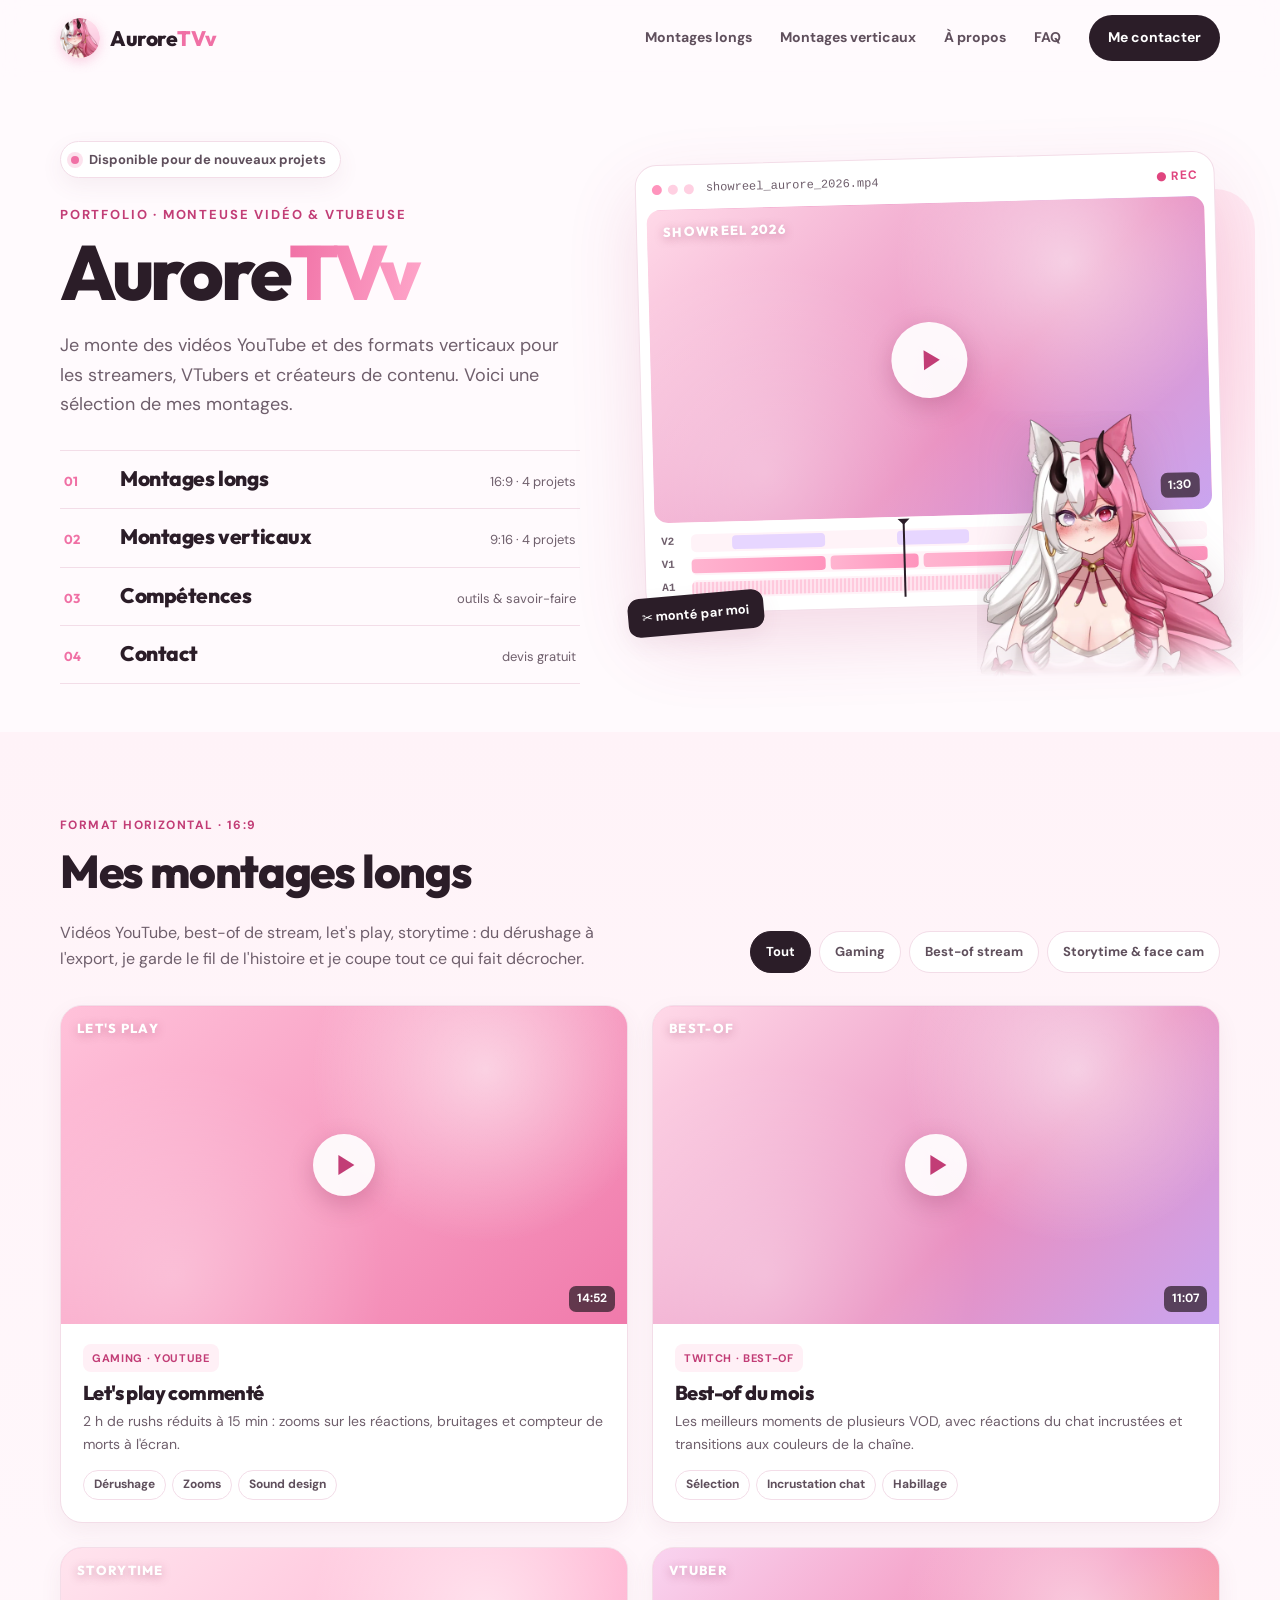
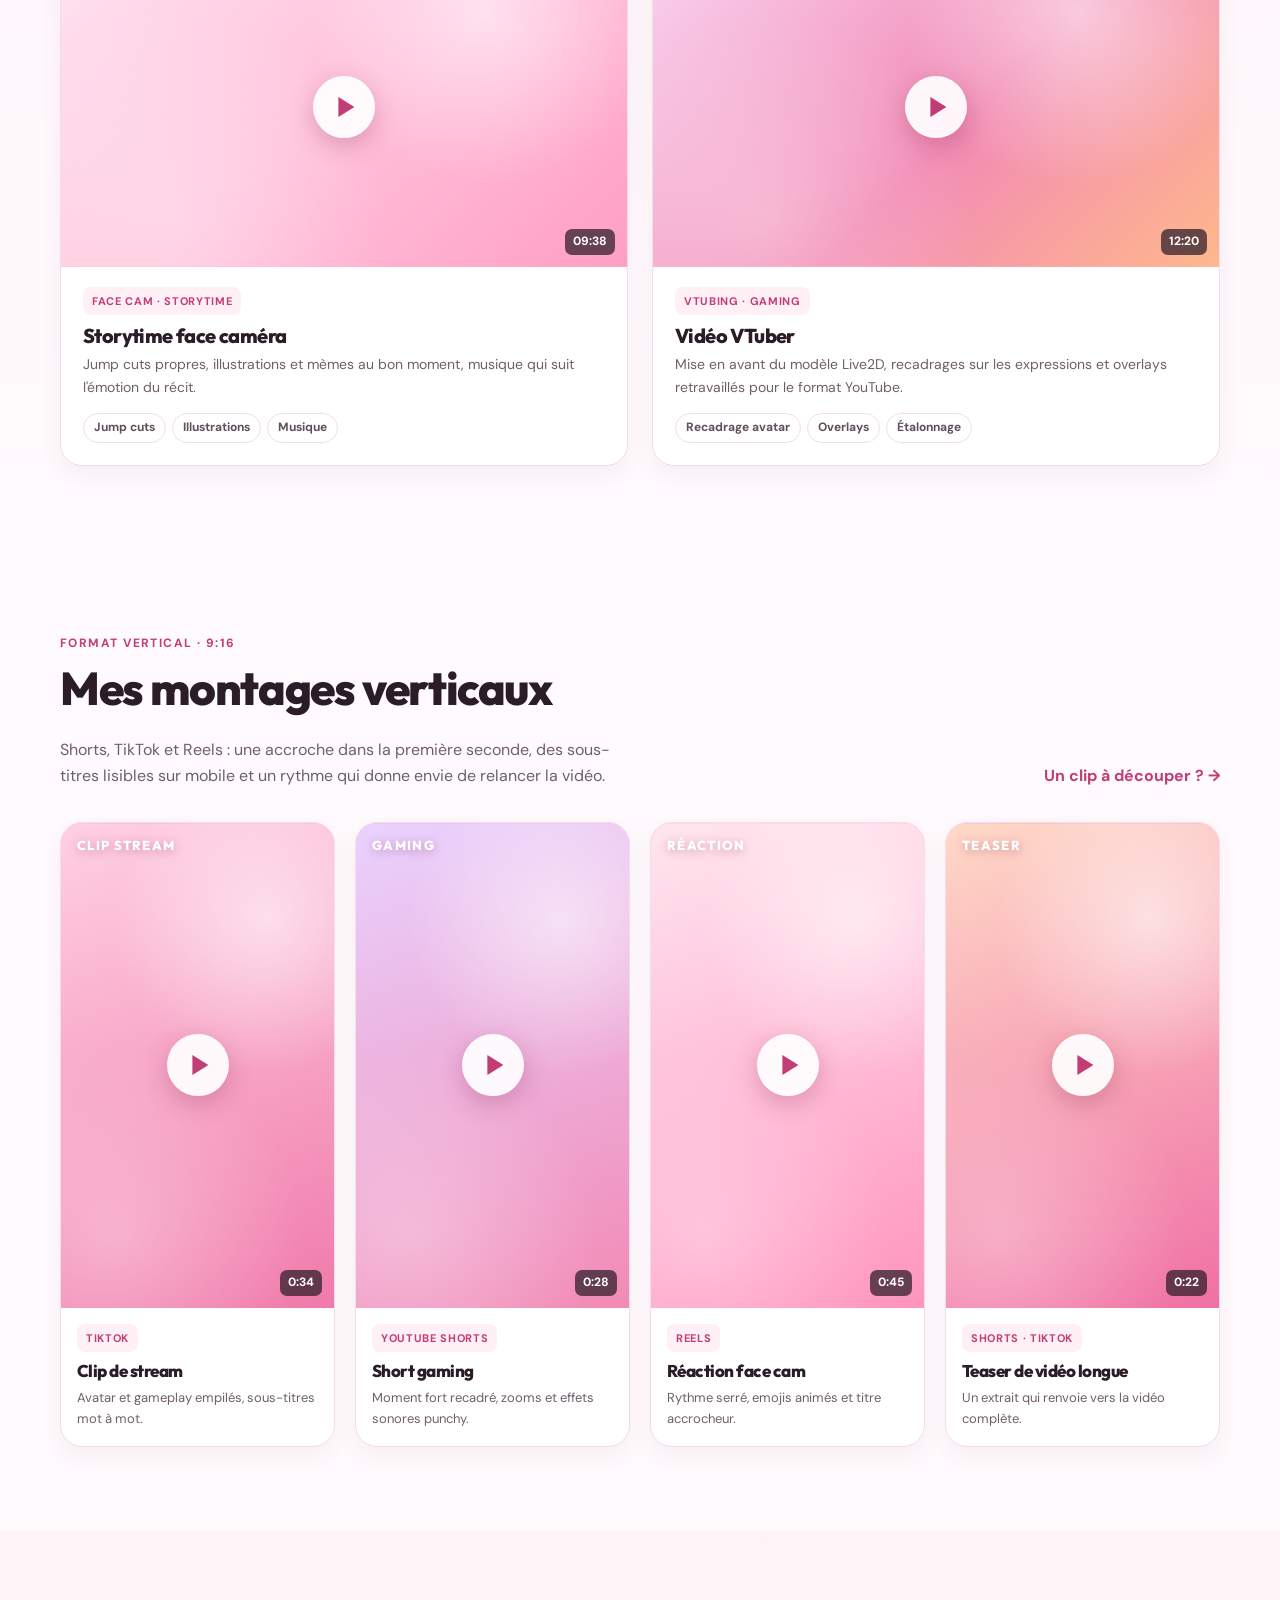
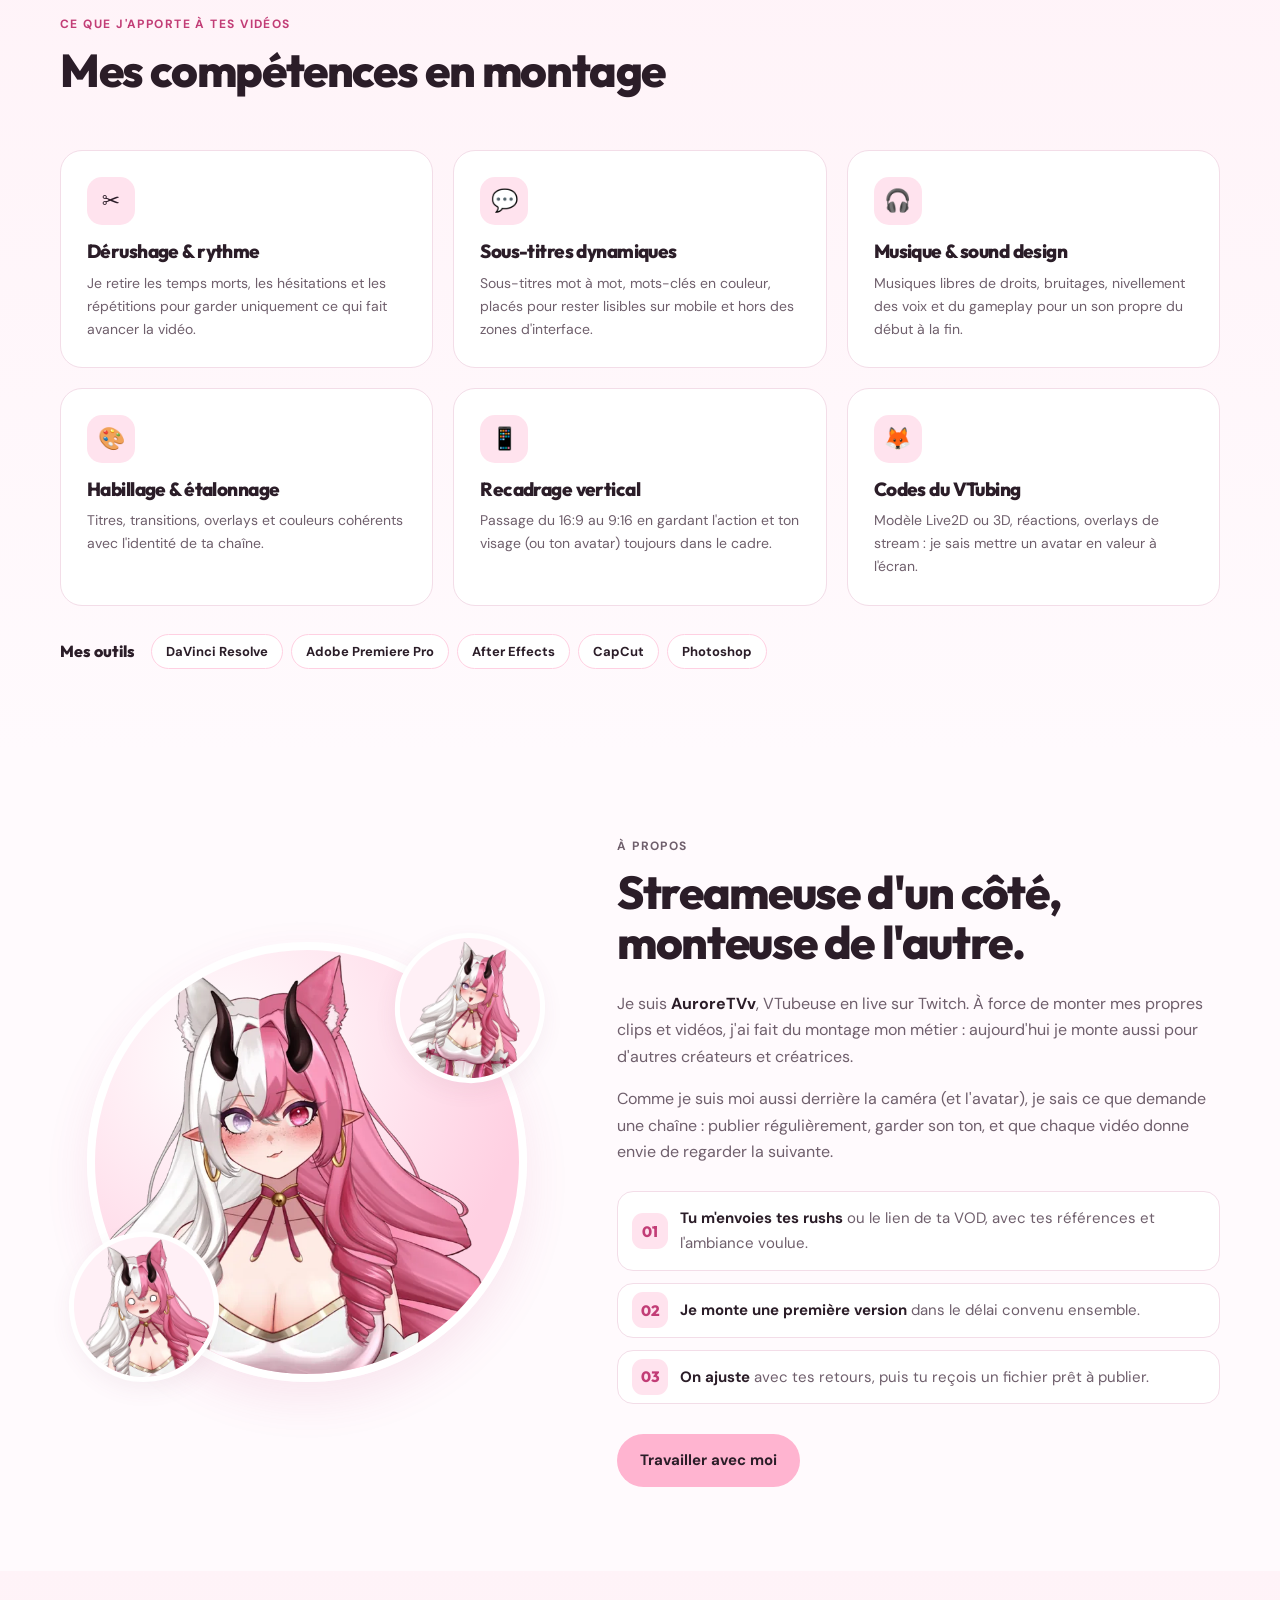
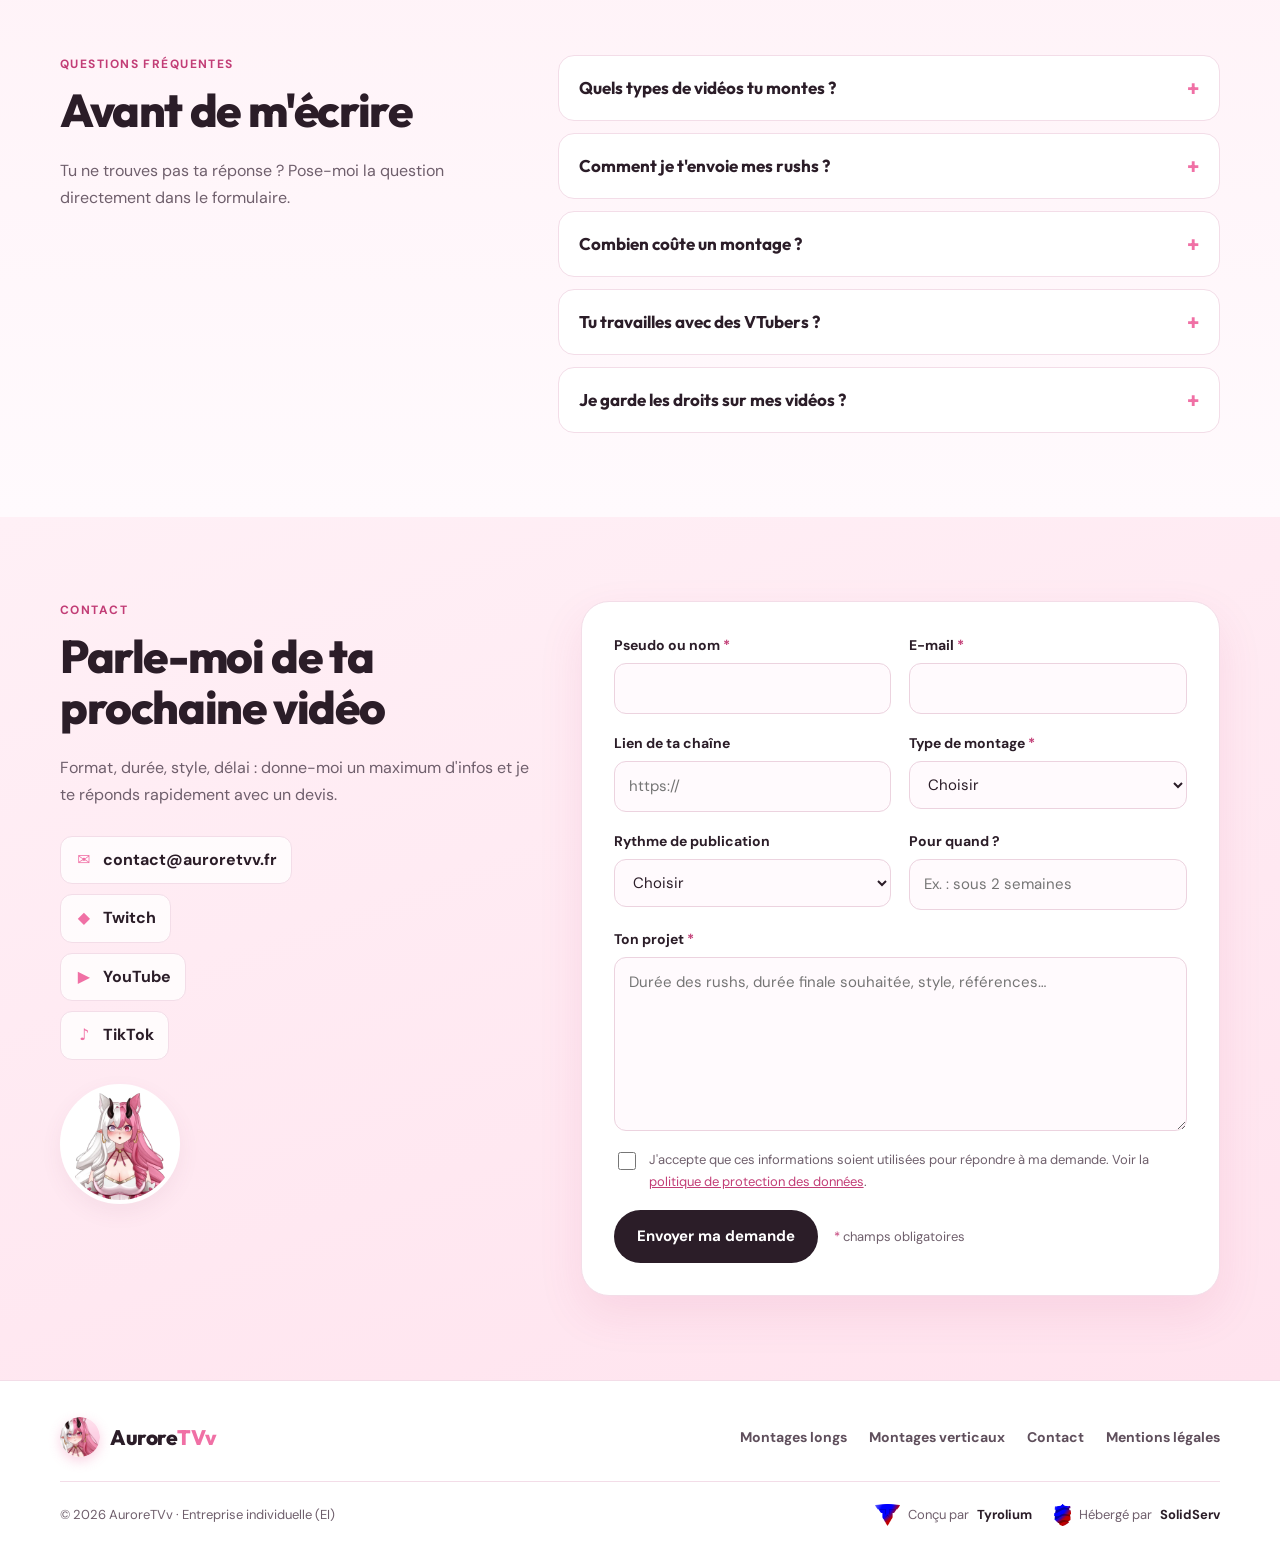
<file: index.html>
<!DOCTYPE html>
<html lang="fr">
<head>
  <meta charset="utf-8">
  <meta name="viewport" content="width=device-width, initial-scale=1">
  <title>AuroreTVv - Monteuse vidéo &amp; VTubeuse | Portfolio montage YouTube, Shorts &amp; TikTok</title>
  <meta name="description" content="Portfolio d'AuroreTVv, VTubeuse et monteuse vidéo indépendante : montages longs pour YouTube (gaming, best-of de stream, storytime) et montages verticaux pour Shorts, TikTok et Reels. Devis sur demande.">
  <meta name="robots" content="index, follow, max-image-preview:large, max-snippet:-1, max-video-preview:-1">
  <meta name="author" content="AuroreTVv">
  <meta name="theme-color" content="#ffd7e6">
  <link rel="canonical" href="https://www.auroretvv.fr/">

  <!-- Réseaux sociaux (Open Graph / Discord / X) -->
  <meta property="og:type" content="profile">
  <meta property="og:locale" content="fr_FR">
  <meta property="og:site_name" content="AuroreTVv">
  <meta property="og:url" content="https://www.auroretvv.fr/">
  <meta property="og:title" content="AuroreTVv - Monteuse vidéo &amp; VTubeuse">
  <meta property="og:description" content="Montages longs YouTube et montages verticaux Shorts / TikTok / Reels. Découvre mon portfolio et parle-moi de ton projet.">
  <meta property="og:image" content="https://www.auroretvv.fr/assets/img/og-image.jpg">
  <meta property="og:image:width" content="1200">
  <meta property="og:image:height" content="630">
  <meta property="og:image:alt" content="AuroreTVv, VTubeuse aux cheveux blancs et roses, monteuse vidéo">
  <meta name="twitter:card" content="summary_large_image">
  <meta name="twitter:title" content="AuroreTVv - Monteuse vidéo &amp; VTubeuse">
  <meta name="twitter:description" content="Montages longs YouTube et montages verticaux Shorts / TikTok / Reels.">
  <meta name="twitter:image" content="https://www.auroretvv.fr/assets/img/og-image.jpg">

  <!-- Icônes -->
  <link rel="icon" type="image/png" href="assets/img/favicon.png">
  <link rel="apple-touch-icon" href="assets/img/apple-touch-icon.png">
  <link rel="manifest" href="site.webmanifest">
  <link rel="author" href="humans.txt">

  <!-- Polices -->
  <link rel="preconnect" href="https://fonts.googleapis.com">
  <link rel="preconnect" href="https://fonts.gstatic.com" crossorigin>
  <link rel="stylesheet" href="https://fonts.googleapis.com/css2?family=DM+Sans:opsz,wght@9..40,400;9..40,500;9..40,700&amp;family=Outfit:wght@500;700;800&amp;display=swap">
  <link rel="preload" as="image" href="assets/img/aurore-smile.webp" type="image/webp">
  <link rel="stylesheet" href="css/style.css">

  <!-- Données structurées -->
  <script type="application/ld+json">
  {
    "@context": "https://schema.org",
    "@graph": [
      {
        "@type": "Person",
        "@id": "https://www.auroretvv.fr/#aurore",
        "name": "AuroreTVv",
        "alternateName": "Aurore",
        "jobTitle": "Monteuse vidéo",
        "description": "VTubeuse et monteuse vidéo indépendante, spécialisée dans le montage de vidéos longues YouTube et de formats verticaux (Shorts, TikTok, Reels) pour les créateurs et créatrices de contenu.",
        "url": "https://www.auroretvv.fr/",
        "image": "https://www.auroretvv.fr/assets/img/aurore-smile.webp",
        "email": "contact@auroretvv.fr",
        "knowsLanguage": "fr",
        "knowsAbout": [
          "Montage vidéo",
          "Montage YouTube",
          "Montage de Shorts",
          "Montage TikTok",
          "Montage de Reels Instagram",
          "Best-of de stream Twitch",
          "Sous-titrage dynamique",
          "Sound design",
          "Étalonnage",
          "VTubing"
        ],
        "sameAs": [
          "https://www.twitch.tv/auroretvv",
          "https://www.youtube.com/@AuroreTVv",
          "https://www.tiktok.com/@auroretvv"
        ],
        "worksFor": { "@id": "https://www.auroretvv.fr/#entreprise" }
      },
      {
        "@type": "ProfessionalService",
        "@id": "https://www.auroretvv.fr/#entreprise",
        "name": "AuroreTVv",
        "description": "Entreprise individuelle de montage vidéo pour créateurs de contenu : vidéos longues YouTube, Shorts, TikTok et Reels. Prestations réalisées à distance dans toute la France et la francophonie.",
        "url": "https://www.auroretvv.fr/",
        "logo": "https://www.auroretvv.fr/assets/img/icon-512.png",
        "image": "https://www.auroretvv.fr/assets/img/og-image.jpg",
        "email": "contact@auroretvv.fr",
        "founder": { "@id": "https://www.auroretvv.fr/#aurore" },
        "areaServed": [
          { "@type": "Country", "name": "France" },
          { "@type": "Place", "name": "Francophonie" }
        ],
        "availableLanguage": "French",
        "hasOfferCatalog": {
          "@type": "OfferCatalog",
          "name": "Prestations de montage vidéo",
          "itemListElement": [
            { "@type": "Offer", "itemOffered": { "@type": "Service", "name": "Montage de vidéo longue YouTube", "description": "Dérushage, rythme, habillage, sous-titres, musique et sound design pour des vidéos YouTube au format 16:9." } },
            { "@type": "Offer", "itemOffered": { "@type": "Service", "name": "Montage vertical Shorts / TikTok / Reels", "description": "Extraits de stream ou contenus courts recadrés en 9:16, sous-titres dynamiques et accroche dès la première seconde." } },
            { "@type": "Offer", "itemOffered": { "@type": "Service", "name": "Best-of de stream", "description": "Sélection et montage des meilleurs moments d'un live Twitch ou YouTube." } }
          ]
        }
      },
      {
        "@type": "WebSite",
        "@id": "https://www.auroretvv.fr/#site",
        "url": "https://www.auroretvv.fr/",
        "name": "AuroreTVv",
        "inLanguage": "fr-FR",
        "publisher": { "@id": "https://www.auroretvv.fr/#entreprise" }
      },
      {
        "@type": "ProfilePage",
        "@id": "https://www.auroretvv.fr/#page",
        "url": "https://www.auroretvv.fr/",
        "name": "AuroreTVv - Monteuse vidéo & VTubeuse",
        "inLanguage": "fr-FR",
        "isPartOf": { "@id": "https://www.auroretvv.fr/#site" },
        "mainEntity": { "@id": "https://www.auroretvv.fr/#aurore" },
        "primaryImageOfPage": "https://www.auroretvv.fr/assets/img/og-image.jpg",
        "dateModified": "2026-10-20"
      },
      {
        "@type": "FAQPage",
        "@id": "https://www.auroretvv.fr/#faq",
        "mainEntity": [
          {
            "@type": "Question",
            "name": "Quels types de vidéos AuroreTVv monte-t-elle ?",
            "acceptedAnswer": { "@type": "Answer", "text": "Des vidéos longues pour YouTube (gaming, best-of de stream, storytime, vlogs, vidéos face caméra) et des formats verticaux 9:16 pour YouTube Shorts, TikTok et Instagram Reels." }
          },
          {
            "@type": "Question",
            "name": "Comment envoyer ses rushs ?",
            "acceptedAnswer": { "@type": "Answer", "text": "Par lien de téléchargement (Google Drive, WeTransfer, Swisstransfer...) ou directement via le lien de la VOD d'un live Twitch ou YouTube." }
          },
          {
            "@type": "Question",
            "name": "Combien coûte un montage ?",
            "acceptedAnswer": { "@type": "Answer", "text": "Chaque projet fait l'objet d'un devis gratuit, selon la durée des rushs, la durée finale, le niveau d'habillage et le délai. Il suffit de décrire son projet via le formulaire de contact." }
          },
          {
            "@type": "Question",
            "name": "AuroreTVv travaille-t-elle avec des VTubers ?",
            "acceptedAnswer": { "@type": "Answer", "text": "Oui. Étant elle-même VTubeuse, elle connaît les codes du VTubing (avatar Live2D ou 3D, overlays, réactions) et sait mettre en valeur un modèle à l'écran, aussi bien que des créateurs face caméra." }
          }
        ]
      }
    ]
  }
  </script>
</head>
<body>
  <a class="skip-link" href="#contenu">Aller au contenu</a>

  <header class="site-header">
    <div class="wrap nav">
      <a class="brand" href="#accueil" aria-label="AuroreTVv, retour en haut">
        <img src="assets/img/icon-192.png" alt="" width="40" height="40">
        <span>Aurore<em>TVv</em></span>
      </a>
      <nav class="main-nav" id="menu" aria-label="Navigation principale">
        <a href="#montages-longs">Montages longs</a>
        <a href="#montages-verticaux">Montages verticaux</a>
        <a href="#a-propos">À propos</a>
        <a href="#faq">FAQ</a>
        <a class="pill pill-ink nav-cta" href="#contact">Me contacter</a>
      </nav>
      <button class="nav-toggle" type="button" aria-controls="menu" aria-expanded="false" aria-label="Ouvrir le menu">
        <span></span><span></span><span></span>
      </button>
    </div>
  </header>

  <main id="contenu">

    <!-- ============ Accueil ============ -->
    <section class="hero" id="accueil">
      <div class="wrap hero-grid">
        <div class="hero-text">
          <p class="status"><span class="dot"></span>Disponible pour de nouveaux projets</p>
          <p class="hero-role">Portfolio · Monteuse vidéo &amp; VTubeuse</p>
          <h1>Aurore<em>TVv</em></h1>
          <p class="lead">Je monte des vidéos YouTube et des formats verticaux pour les streamers, VTubers et créateurs de contenu. Voici une sélection de mes montages.</p>

          <nav class="hero-index" aria-label="Sommaire du portfolio">
            <a href="#montages-longs"><span class="idx">01</span><span class="idx-label">Montages longs</span><span class="idx-meta">16:9 · 4 projets</span></a>
            <a href="#montages-verticaux"><span class="idx">02</span><span class="idx-label">Montages verticaux</span><span class="idx-meta">9:16 · 4 projets</span></a>
            <a href="#savoir-faire"><span class="idx">03</span><span class="idx-label">Compétences</span><span class="idx-meta">outils &amp; savoir-faire</span></a>
            <a href="#contact"><span class="idx">04</span><span class="idx-label">Contact</span><span class="idx-meta">devis gratuit</span></a>
          </nav>
        </div>

        <div class="hero-reel">
          <div class="reel-window">
            <div class="reel-bar" aria-hidden="true">
              <span class="reel-dots"><i></i><i></i><i></i></span>
              <span class="reel-name">showreel_aurore_2026.mp4</span>
              <span class="reel-rec">● REC</span>
            </div>
            <button class="work-media media-wide reel-media art-2" type="button" data-youtube="" data-title="Showreel 2026">
              <span class="art-label">Showreel 2026</span>
              <span class="play" aria-hidden="true"></span>
              <span class="duration">1:30</span>
            </button>
            <div class="timeline" aria-hidden="true">
              <div class="playhead"></div>
              <div class="track"><span class="track-name">V2</span><span class="clip c-sub" style="--s:8%;--w:18%"></span><span class="clip c-sub" style="--s:40%;--w:14%"></span><span class="clip c-sub" style="--s:70%;--w:20%"></span></div>
              <div class="track"><span class="track-name">V1</span><span class="clip c-vid" style="--s:0%;--w:26%"></span><span class="clip c-vid" style="--s:27%;--w:17%"></span><span class="clip c-vid" style="--s:45%;--w:30%"></span><span class="clip c-vid" style="--s:76%;--w:24%"></span></div>
              <div class="track"><span class="track-name">A1</span><span class="clip c-aud" style="--s:0%;--w:60%"></span><span class="clip c-aud" style="--s:61%;--w:39%"></span></div>
            </div>
          </div>
          <img class="reel-avatar" src="assets/img/aurore-smile.webp" width="640" height="640" alt="Avatar VTuber d'AuroreTVv : cheveux mi-blancs mi-roses, oreilles de renarde et cornes" fetchpriority="high">
          <span class="reel-sticker" aria-hidden="true">✂ monté par moi</span>
        </div>
      </div>
    </section>

    <!-- ============ Montages longs ============ -->
    <section class="section section-soft" id="montages-longs" aria-labelledby="titre-longs">
      <div class="wrap">
        <div class="section-head reveal">
          <div>
            <p class="kicker">Format horizontal · 16:9</p>
            <h2 id="titre-longs">Mes montages longs</h2>
            <p class="section-sub">Vidéos YouTube, best-of de stream, let's play, storytime : du dérushage à l'export, je garde le fil de l'histoire et je coupe tout ce qui fait décrocher.</p>
          </div>
          <div class="filter-row" role="group" aria-label="Filtrer les montages longs" data-filter-for="long-grid">
            <button class="filter is-active" type="button" data-filter="all" aria-pressed="true">Tout</button>
            <button class="filter" type="button" data-filter="gaming" aria-pressed="false">Gaming</button>
            <button class="filter" type="button" data-filter="stream" aria-pressed="false">Best-of stream</button>
            <button class="filter" type="button" data-filter="talk" aria-pressed="false">Storytime &amp; face cam</button>
          </div>
        </div>

        <!--
          Pour ajouter une vidéo : renseigner data-youtube="ID" (ex. dQw4w9WgXcQ) sur le bouton .work-media.
          La miniature YouTube est alors chargée automatiquement. Pour une vidéo hébergée sur le site :
          data-video="assets/videos/fichier.mp4" et data-poster="assets/img/miniature.webp".
        -->
        <div class="long-grid" id="long-grid">
          <article class="work-card reveal" data-cat="gaming">
            <button class="work-media media-wide art-1" type="button" data-youtube="" data-title="Let's play commenté">
              <span class="art-label">Let's play</span>
              <span class="play" aria-hidden="true"></span>
              <span class="duration">14:52</span>
            </button>
            <div class="work-info">
              <span class="tag">Gaming · YouTube</span>
              <h3>Let's play commenté</h3>
              <p>2 h de rushs réduits à 15 min : zooms sur les réactions, bruitages et compteur de morts à l'écran.</p>
              <ul class="work-skills"><li>Dérushage</li><li>Zooms</li><li>Sound design</li></ul>
            </div>
          </article>

          <article class="work-card reveal" data-cat="stream">
            <button class="work-media media-wide art-2" type="button" data-youtube="" data-title="Best-of de stream">
              <span class="art-label">Best-of</span>
              <span class="play" aria-hidden="true"></span>
              <span class="duration">11:07</span>
            </button>
            <div class="work-info">
              <span class="tag">Twitch · Best-of</span>
              <h3>Best-of du mois</h3>
              <p>Les meilleurs moments de plusieurs VOD, avec réactions du chat incrustées et transitions aux couleurs de la chaîne.</p>
              <ul class="work-skills"><li>Sélection</li><li>Incrustation chat</li><li>Habillage</li></ul>
            </div>
          </article>

          <article class="work-card reveal" data-cat="talk">
            <button class="work-media media-wide art-3" type="button" data-youtube="" data-title="Storytime face caméra">
              <span class="art-label">Storytime</span>
              <span class="play" aria-hidden="true"></span>
              <span class="duration">09:38</span>
            </button>
            <div class="work-info">
              <span class="tag">Face cam · Storytime</span>
              <h3>Storytime face caméra</h3>
              <p>Jump cuts propres, illustrations et mèmes au bon moment, musique qui suit l'émotion du récit.</p>
              <ul class="work-skills"><li>Jump cuts</li><li>Illustrations</li><li>Musique</li></ul>
            </div>
          </article>

          <article class="work-card reveal" data-cat="gaming">
            <button class="work-media media-wide art-4" type="button" data-youtube="" data-title="Vidéo VTuber">
              <span class="art-label">VTuber</span>
              <span class="play" aria-hidden="true"></span>
              <span class="duration">12:20</span>
            </button>
            <div class="work-info">
              <span class="tag">VTubing · Gaming</span>
              <h3>Vidéo VTuber</h3>
              <p>Mise en avant du modèle Live2D, recadrages sur les expressions et overlays retravaillés pour le format YouTube.</p>
              <ul class="work-skills"><li>Recadrage avatar</li><li>Overlays</li><li>Étalonnage</li></ul>
            </div>
          </article>
        </div>
      </div>
    </section>

    <!-- ============ Montages verticaux ============ -->
    <section class="section" id="montages-verticaux" aria-labelledby="titre-verticaux">
      <div class="wrap">
        <div class="section-head reveal">
          <div>
            <p class="kicker">Format vertical · 9:16</p>
            <h2 id="titre-verticaux">Mes montages verticaux</h2>
            <p class="section-sub">Shorts, TikTok et Reels : une accroche dans la première seconde, des sous-titres lisibles sur mobile et un rythme qui donne envie de relancer la vidéo.</p>
          </div>
          <a class="text-link" href="#contact">Un clip à découper ? →</a>
        </div>

        <div class="vertical-grid" id="vertical-grid">
          <article class="work-card work-vertical reveal">
            <button class="work-media media-tall art-5" type="button" data-youtube="" data-title="Clip de stream">
              <span class="art-label">Clip stream</span>
              <span class="play" aria-hidden="true"></span>
              <span class="duration">0:34</span>
            </button>
            <div class="work-info">
              <span class="tag">TikTok</span>
              <h3>Clip de stream</h3>
              <p>Avatar et gameplay empilés, sous-titres mot à mot.</p>
            </div>
          </article>

          <article class="work-card work-vertical reveal">
            <button class="work-media media-tall art-6" type="button" data-youtube="" data-title="Short gaming">
              <span class="art-label">Gaming</span>
              <span class="play" aria-hidden="true"></span>
              <span class="duration">0:28</span>
            </button>
            <div class="work-info">
              <span class="tag">YouTube Shorts</span>
              <h3>Short gaming</h3>
              <p>Moment fort recadré, zooms et effets sonores punchy.</p>
            </div>
          </article>

          <article class="work-card work-vertical reveal">
            <button class="work-media media-tall art-7" type="button" data-youtube="" data-title="Réaction face cam">
              <span class="art-label">Réaction</span>
              <span class="play" aria-hidden="true"></span>
              <span class="duration">0:45</span>
            </button>
            <div class="work-info">
              <span class="tag">Reels</span>
              <h3>Réaction face cam</h3>
              <p>Rythme serré, emojis animés et titre accrocheur.</p>
            </div>
          </article>

          <article class="work-card work-vertical reveal">
            <button class="work-media media-tall art-8" type="button" data-youtube="" data-title="Teaser de vidéo longue">
              <span class="art-label">Teaser</span>
              <span class="play" aria-hidden="true"></span>
              <span class="duration">0:22</span>
            </button>
            <div class="work-info">
              <span class="tag">Shorts · TikTok</span>
              <h3>Teaser de vidéo longue</h3>
              <p>Un extrait qui renvoie vers la vidéo complète.</p>
            </div>
          </article>
        </div>
      </div>
    </section>

    <!-- ============ Savoir-faire ============ -->
    <section class="section section-soft" id="savoir-faire" aria-labelledby="titre-savoir-faire">
      <div class="wrap">
        <div class="section-head reveal">
          <div>
            <p class="kicker">Ce que j'apporte à tes vidéos</p>
            <h2 id="titre-savoir-faire">Mes compétences en montage</h2>
          </div>
        </div>
        <div class="skills-grid">
          <article class="skill reveal">
            <span class="skill-icon" aria-hidden="true">✂</span>
            <h3>Dérushage &amp; rythme</h3>
            <p>Je retire les temps morts, les hésitations et les répétitions pour garder uniquement ce qui fait avancer la vidéo.</p>
          </article>
          <article class="skill reveal">
            <span class="skill-icon" aria-hidden="true">💬</span>
            <h3>Sous-titres dynamiques</h3>
            <p>Sous-titres mot à mot, mots-clés en couleur, placés pour rester lisibles sur mobile et hors des zones d'interface.</p>
          </article>
          <article class="skill reveal">
            <span class="skill-icon" aria-hidden="true">🎧</span>
            <h3>Musique &amp; sound design</h3>
            <p>Musiques libres de droits, bruitages, nivellement des voix et du gameplay pour un son propre du début à la fin.</p>
          </article>
          <article class="skill reveal">
            <span class="skill-icon" aria-hidden="true">🎨</span>
            <h3>Habillage &amp; étalonnage</h3>
            <p>Titres, transitions, overlays et couleurs cohérents avec l'identité de ta chaîne.</p>
          </article>
          <article class="skill reveal">
            <span class="skill-icon" aria-hidden="true">📱</span>
            <h3>Recadrage vertical</h3>
            <p>Passage du 16:9 au 9:16 en gardant l'action et ton visage (ou ton avatar) toujours dans le cadre.</p>
          </article>
          <article class="skill reveal">
            <span class="skill-icon" aria-hidden="true">🦊</span>
            <h3>Codes du VTubing</h3>
            <p>Modèle Live2D ou 3D, réactions, overlays de stream : je sais mettre un avatar en valeur à l'écran.</p>
          </article>
        </div>
        <div class="tools reveal">
          <p class="tools-title">Mes outils</p>
          <ul>
            <li>DaVinci Resolve</li>
            <li>Adobe Premiere Pro</li>
            <li>After Effects</li>
            <li>CapCut</li>
            <li>Photoshop</li>
          </ul>
        </div>
      </div>
    </section>

    <!-- ============ À propos ============ -->
    <section class="section" id="a-propos" aria-labelledby="titre-a-propos">
      <div class="wrap about-grid">
        <div class="about-art reveal">
          <div class="about-bubble">
            <img src="assets/img/aurore-smile.webp" width="640" height="640" alt="AuroreTVv souriante" loading="lazy">
          </div>
          <img class="sticker sticker-one" src="assets/img/aurore-langue.webp" width="640" height="640" alt="" loading="lazy">
          <img class="sticker sticker-two" src="assets/img/aurore-choque.webp" width="640" height="640" alt="" loading="lazy">
        </div>
        <div class="about-text reveal">
          <p class="kicker">À propos</p>
          <h2 id="titre-a-propos">Streameuse d'un côté, monteuse de l'autre.</h2>
          <p>Je suis <strong>AuroreTVv</strong>, VTubeuse en live sur Twitch. À force de monter mes propres clips et vidéos, j'ai fait du montage mon métier : aujourd'hui je monte aussi pour d'autres créateurs et créatrices.</p>
          <p>Comme je suis moi aussi derrière la caméra (et l'avatar), je sais ce que demande une chaîne : publier régulièrement, garder son ton, et que chaque vidéo donne envie de regarder la suivante.</p>
          <ol class="steps">
            <li><strong>Tu m'envoies tes rushs</strong> ou le lien de ta VOD, avec tes références et l'ambiance voulue.</li>
            <li><strong>Je monte une première version</strong> dans le délai convenu ensemble.</li>
            <li><strong>On ajuste</strong> avec tes retours, puis tu reçois un fichier prêt à publier.</li>
          </ol>
          <a class="pill pill-pink" href="#contact">Travailler avec moi</a>
        </div>
      </div>
    </section>

    <!-- ============ FAQ ============ -->
    <section class="section section-soft" id="faq" aria-labelledby="titre-faq">
      <div class="wrap faq-wrap">
        <div class="reveal">
          <p class="kicker">Questions fréquentes</p>
          <h2 id="titre-faq">Avant de m'écrire</h2>
          <p class="section-sub">Tu ne trouves pas ta réponse ? Pose-moi la question directement dans le formulaire.</p>
        </div>
        <div class="faq-list reveal">
          <details>
            <summary>Quels types de vidéos tu montes ?</summary>
            <p>Des vidéos longues pour YouTube (gaming, best-of de stream, storytime, vlogs, face caméra) et des formats verticaux pour YouTube Shorts, TikTok et Instagram Reels.</p>
          </details>
          <details>
            <summary>Comment je t'envoie mes rushs ?</summary>
            <p>Par lien de téléchargement (Google Drive, WeTransfer, Swisstransfer…) ou simplement avec le lien de la VOD de ton live Twitch ou YouTube.</p>
          </details>
          <details>
            <summary>Combien coûte un montage ?</summary>
            <p>Chaque projet a son devis, gratuit : il dépend de la durée des rushs, de la durée finale, du niveau d'habillage et du délai. Décris ton projet dans le formulaire et je te réponds avec une proposition.</p>
          </details>
          <details>
            <summary>Tu travailles avec des VTubers ?</summary>
            <p>Oui, et avec plaisir ! Je connais les codes du VTubing et je sais mettre un avatar en valeur. Je monte aussi pour les créateurs face caméra.</p>
          </details>
          <details>
            <summary>Je garde les droits sur mes vidéos ?</summary>
            <p>Oui, la vidéo finale t'appartient. Je te demande simplement ton accord avant de la présenter dans mon portfolio.</p>
          </details>
        </div>
      </div>
    </section>

    <!-- ============ Contact ============ -->
    <section class="section contact" id="contact" aria-labelledby="titre-contact">
      <div class="wrap contact-grid">
        <div class="contact-intro reveal">
          <p class="kicker">Contact</p>
          <h2 id="titre-contact">Parle-moi de ta prochaine vidéo</h2>
          <p class="section-sub">Format, durée, style, délai : donne-moi un maximum d'infos et je te réponds rapidement avec un devis.</p>
          <ul class="contact-links">
            <li><a href="mailto:contact@auroretvv.fr"><span aria-hidden="true">✉</span> contact@auroretvv.fr</a></li>
            <li><a href="https://www.twitch.tv/auroretvv" target="_blank" rel="noopener me"><span aria-hidden="true">◆</span> Twitch</a></li>
            <li><a href="https://www.youtube.com/@AuroreTVv" target="_blank" rel="noopener me"><span aria-hidden="true">▶</span> YouTube</a></li>
            <li><a href="https://www.tiktok.com/@auroretvv" target="_blank" rel="noopener me"><span aria-hidden="true">♪</span> TikTok</a></li>
          </ul>
          <img class="contact-avatar" src="assets/img/aurore-choque-normal.webp" width="640" height="640" alt="" loading="lazy">
        </div>

        <form id="contact-form" class="contact-form reveal" data-to="contact@auroretvv.fr" novalidate>
          <div class="field">
            <label for="nom">Pseudo ou nom <span class="req" aria-hidden="true">*</span></label>
            <input id="nom" name="nom" type="text" autocomplete="nickname" required>
            <span class="error">Dis-moi comment t'appeler.</span>
          </div>
          <div class="field">
            <label for="email">E-mail <span class="req" aria-hidden="true">*</span></label>
            <input id="email" name="email" type="email" autocomplete="email" required>
            <span class="error">Indique une adresse e-mail valide.</span>
          </div>
          <div class="field">
            <label for="chaine">Lien de ta chaîne</label>
            <input id="chaine" name="chaine" type="url" inputmode="url" placeholder="https://">
          </div>
          <div class="field">
            <label for="format">Type de montage <span class="req" aria-hidden="true">*</span></label>
            <select id="format" name="format" required>
              <option value="">Choisir</option>
              <option>Vidéo longue YouTube</option>
              <option>Montage vertical (Shorts / TikTok / Reels)</option>
              <option>Best-of de stream</option>
              <option>Plusieurs formats / suivi régulier</option>
              <option>Autre</option>
            </select>
            <span class="error">Choisis un type de montage.</span>
          </div>
          <div class="field">
            <label for="volume">Rythme de publication</label>
            <select id="volume" name="volume">
              <option value="">Choisir</option>
              <option>Une seule vidéo</option>
              <option>Quelques vidéos par mois</option>
              <option>Chaque semaine</option>
            </select>
          </div>
          <div class="field">
            <label for="delai">Pour quand ?</label>
            <input id="delai" name="delai" type="text" placeholder="Ex. : sous 2 semaines">
          </div>
          <div class="field full">
            <label for="message">Ton projet <span class="req" aria-hidden="true">*</span></label>
            <textarea id="message" name="message" rows="6" required placeholder="Durée des rushs, durée finale souhaitée, style, références…"></textarea>
            <span class="error">Décris ton projet en quelques mots.</span>
          </div>
          <label class="consent full">
            <input type="checkbox" name="consentement" required>
            <span>J'accepte que ces informations soient utilisées pour répondre à ma demande. Voir la <a href="mentions-legales.html#donnees">politique de protection des données</a>.</span>
          </label>
          <div class="form-status full" role="status" aria-live="polite">Ta messagerie va s'ouvrir avec ta demande pré-remplie. Si rien ne se passe, écris-moi directement à <a href="mailto:contact@auroretvv.fr">contact@auroretvv.fr</a>.</div>
          <div class="form-actions full">
            <button class="pill pill-ink" type="submit">Envoyer ma demande</button>
            <span class="form-note"><span class="req">*</span> champs obligatoires</span>
          </div>
        </form>
      </div>
    </section>

  </main>

  <footer class="site-footer">
    <div class="wrap">
      <div class="footer-main">
        <a class="brand" href="#accueil">
          <img src="assets/img/icon-192.png" alt="" width="40" height="40" loading="lazy">
          <span>Aurore<em>TVv</em></span>
        </a>
        <nav class="footer-nav" aria-label="Liens de pied de page">
          <a href="#montages-longs">Montages longs</a>
          <a href="#montages-verticaux">Montages verticaux</a>
          <a href="#contact">Contact</a>
          <a href="mentions-legales.html">Mentions légales</a>
        </nav>
      </div>
      <div class="footer-legal">
        <span>© <span data-year>2026</span> AuroreTVv · Entreprise individuelle (EI)</span>
        <div class="credits">
          <a class="credit" href="https://tyrolium.fr" target="_blank" rel="noopener"><img src="assets/img/tyrolium.png" alt="" loading="lazy">Conçu par <strong>Tyrolium</strong></a>
          <a class="credit" href="https://solidserv.fr" target="_blank" rel="noopener"><img src="assets/img/solidserv.png" alt="" loading="lazy">Hébergé par <strong>SolidServ</strong></a>
        </div>
      </div>
    </div>
  </footer>

  <!-- Lecteur vidéo -->
  <dialog class="player" id="player" aria-label="Lecteur vidéo">
    <div class="player-box">
      <button class="player-close" type="button" aria-label="Fermer la vidéo">✕</button>
      <div class="player-frame"></div>
    </div>
  </dialog>
  <div class="toast" role="status" aria-live="polite"></div>

  <script src="js/main.js"></script>
</body>
</html>
</file>
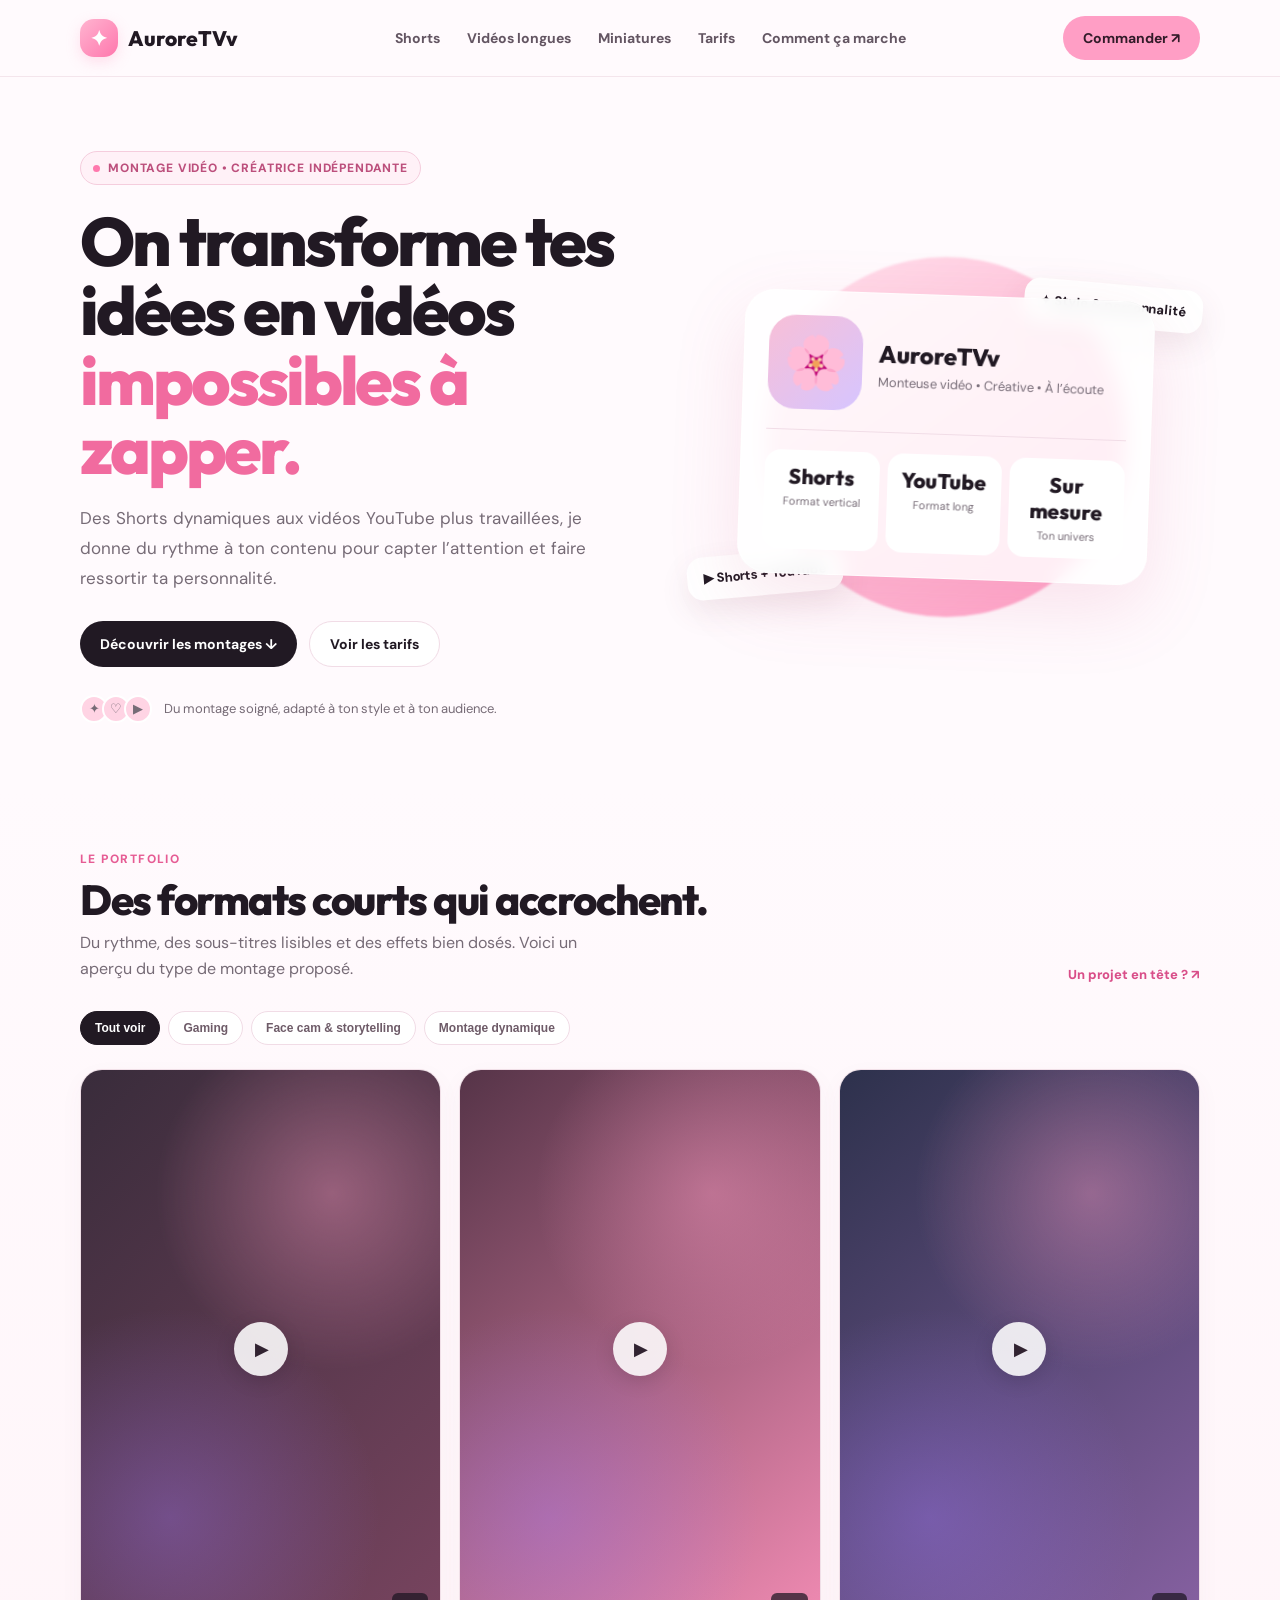
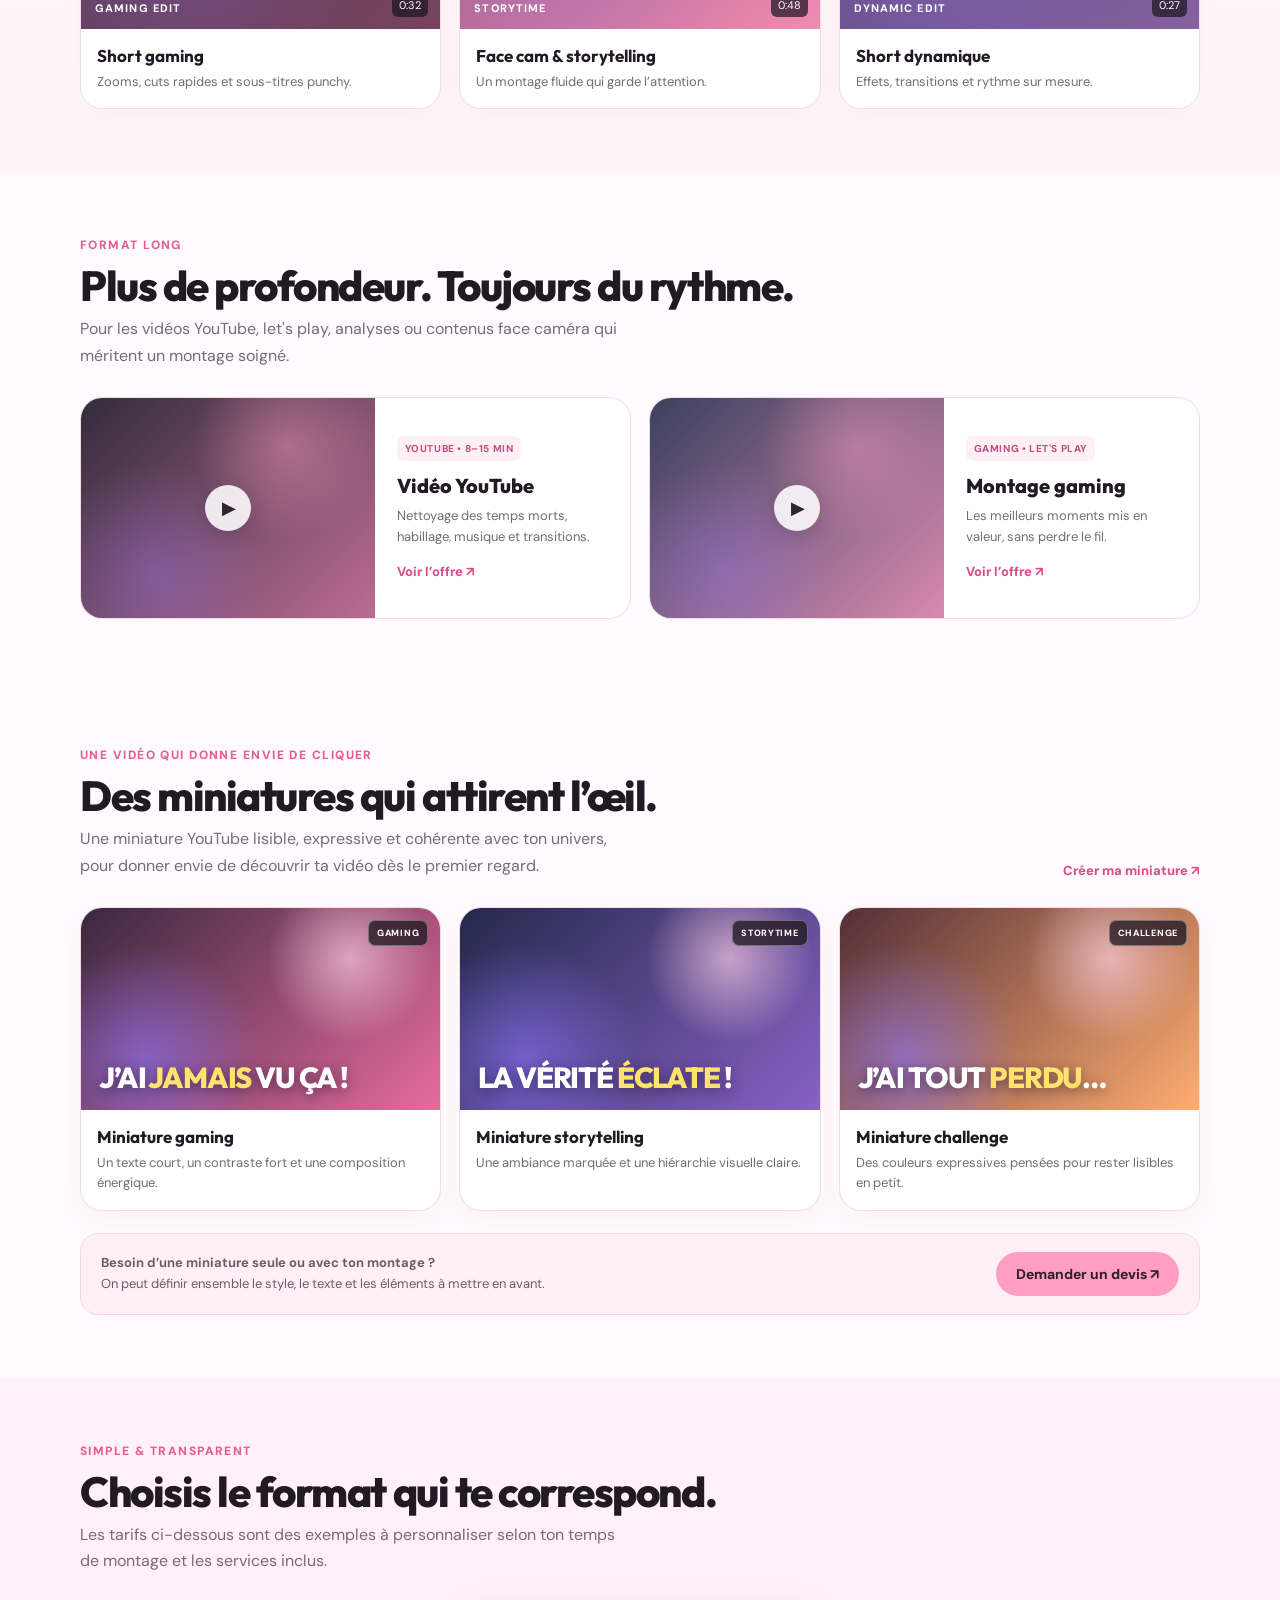
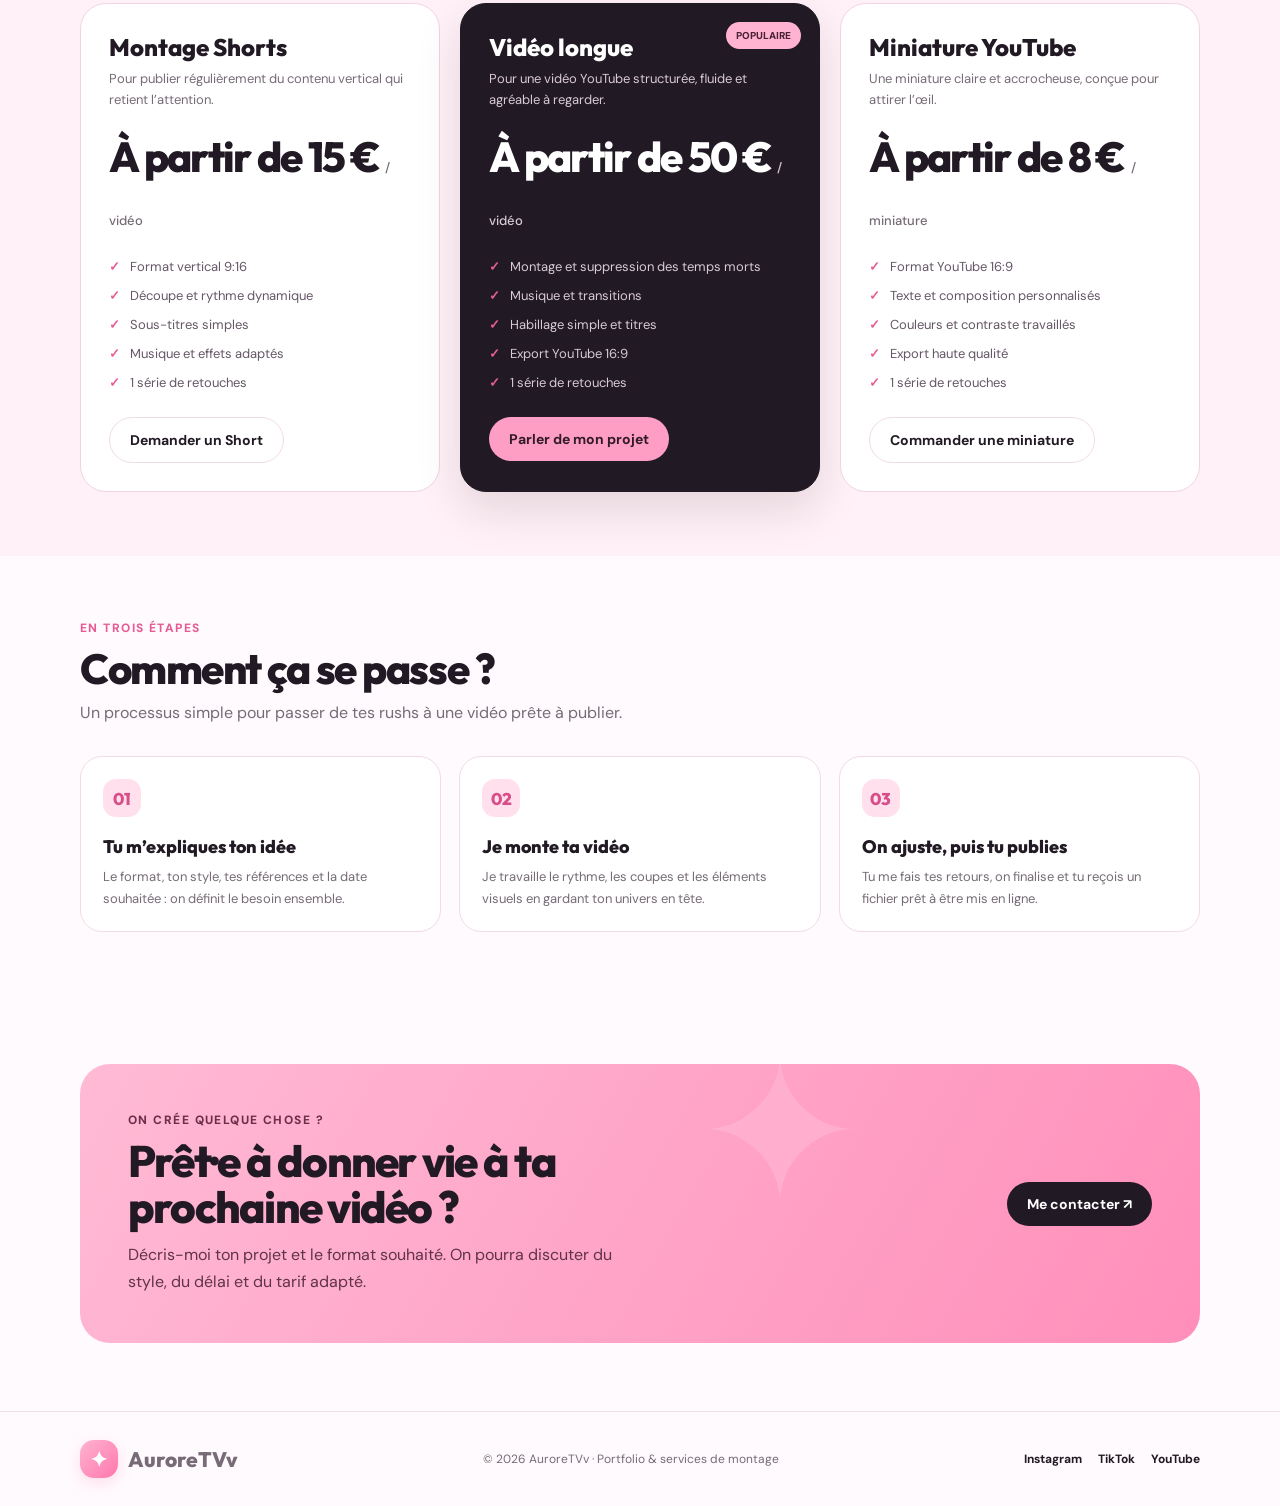
<file: exemple.html>
<!doctype html>
<html lang="fr">
<head>
<meta charset="utf-8">
<meta name="viewport" content="width=device-width,initial-scale=1">
<title>AuroreTVv — Montage vidéo</title>
<style>
@import url('https://fonts.googleapis.com/css2?family=DM+Sans:wght@400;500;600;700&family=Outfit:wght@400;500;600;700;800&display=swap');
:root{--pink:#ff9ec5;--pink2:#ffd7e6;--pink3:#fff0f6;--ink:#211923;--muted:#766b76;--line:#f1dce6;--white:#fff}
*{box-sizing:border-box}html{scroll-behavior:smooth}body{margin:0;background:#fffafd;color:var(--ink);font-family:'DM Sans',sans-serif}a{color:inherit;text-decoration:none}.wrap{width:min(1120px,calc(100% - 40px));margin:auto}
header{position:sticky;top:0;z-index:10;background:#fffafdde;backdrop-filter:blur(14px);border-bottom:1px solid #f4e5ec}.nav{height:76px;display:flex;align-items:center;justify-content:space-between;gap:20px}.brand{display:flex;align-items:center;gap:10px;font-family:Outfit;font-weight:800;font-size:21px}.brand-mark{width:38px;height:38px;border-radius:14px;background:linear-gradient(135deg,#ffb4d0,#ff77ad);display:grid;place-items:center;color:#fff;box-shadow:0 5px 14px #ff9ec54d}.links{display:flex;align-items:center;gap:27px;font-size:14px;font-weight:700;color:#635562}.links a:hover{color:#ed5896}.pill{display:inline-flex;align-items:center;justify-content:center;border:0;border-radius:999px;padding:13px 20px;background:var(--ink);color:white;font-weight:700;font-size:14px;cursor:pointer;transition:.2s}.pill:hover{transform:translateY(-2px);box-shadow:0 8px 20px #21192322}.pill.pink{background:var(--pink);color:#321b29}.hero{padding:74px 0 64px;overflow:hidden}.hero-grid{display:grid;grid-template-columns:1.05fr .95fr;align-items:center;gap:50px}.eyebrow{display:inline-flex;gap:8px;align-items:center;padding:8px 12px;border:1px solid #f5cddd;background:#fff1f7;border-radius:999px;color:#bc4f7c;font-size:12px;font-weight:800;letter-spacing:.07em;text-transform:uppercase}.eyebrow span{width:7px;height:7px;background:#ff78ad;border-radius:50%}h1,h2,h3,p{margin-top:0}h1{font-family:Outfit,sans-serif;font-size:clamp(42px,5.4vw,68px);line-height:1.02;letter-spacing:-.045em;margin:22px 0 20px;font-weight:800}h1 em{font-style:normal;color:#f16b9f}.lead{font-size:17px;line-height:1.75;color:var(--muted);max-width:530px;margin-bottom:27px}.hero-actions{display:flex;gap:12px;flex-wrap:wrap}.ghost{background:#fff;border:1px solid var(--line);color:var(--ink)}.micro-proof{display:flex;align-items:center;gap:12px;margin-top:28px;color:var(--muted);font-size:13px}.faces{display:flex}.faces i{font-style:normal;width:28px;height:28px;border-radius:50%;display:grid;place-items:center;background:#ffd4e4;border:2px solid #fff;margin-left:-6px}.faces i:first-child{margin-left:0}.hero-art{position:relative;min-height:410px;display:grid;place-items:center}.halo{position:absolute;width:360px;height:360px;border-radius:50%;background:linear-gradient(145deg,#ffe2ed,#ff9fc5);filter:blur(1px)}.profile-card{position:relative;width:min(100%,410px);padding:24px;border:1px solid #ffffffb8;border-radius:30px;background:#ffffffc9;backdrop-filter:blur(10px);box-shadow:0 25px 70px #d55b8d25;transform:rotate(2deg)}.profile-top{display:flex;align-items:center;gap:16px}.avatar{width:94px;height:94px;border-radius:27px;background:linear-gradient(135deg,#f8bfd7,#d6c5ff);display:grid;place-items:center;font-size:52px;flex-shrink:0}.profile-card h3{font:800 24px Outfit;margin:0 0 5px}.profile-card p{font-size:13px;color:var(--muted);margin:0}.profile-line{height:1px;background:var(--line);margin:20px 0}.stat-row{display:grid;grid-template-columns:repeat(3,1fr);gap:8px}.stat{background:#fff;border-radius:16px;padding:13px 10px;text-align:center}.stat b{font:800 21px Outfit;display:block}.stat small{font-size:11px;color:var(--muted)}.float-tag{position:absolute;background:#fff;padding:13px 16px;border-radius:16px;box-shadow:0 12px 30px #7e42571b;font-weight:800;font-size:13px}.float-tag.one{right:-3px;top:52px;transform:rotate(5deg)}.float-tag.two{left:-5px;bottom:47px;transform:rotate(-5deg)}.section{padding:64px 0}.section-head{display:flex;align-items:end;justify-content:space-between;gap:20px;margin-bottom:28px}.kicker{font-size:12px;font-weight:800;letter-spacing:.12em;text-transform:uppercase;color:#e65c94;margin-bottom:10px}.section h2{font:800 clamp(30px,4vw,42px)/1.08 Outfit;letter-spacing:-.035em;margin-bottom:8px}.section-sub{color:var(--muted);line-height:1.65;margin:0;max-width:550px}.portfolio{background:linear-gradient(180deg,#fffafd,#fff5f9)}.filter-row{display:flex;gap:8px;flex-wrap:wrap;margin-bottom:24px}.filter{border:1px solid var(--line);border-radius:999px;padding:9px 14px;background:white;color:#6e5b68;font-weight:700;font-size:12px;cursor:pointer}.filter.active{background:var(--ink);color:white;border-color:var(--ink)}.video-grid{display:grid;grid-template-columns:repeat(3,1fr);gap:18px}.video-card{border:1px solid #f0dfe7;background:white;border-radius:22px;overflow:hidden;box-shadow:0 8px 25px #7c45600a;transition:.2s}.video-card:hover{transform:translateY(-4px);box-shadow:0 16px 35px #7c456018}.thumb{position:relative;display:grid;place-items:center;overflow:hidden;background:linear-gradient(135deg,#392c3b,#78445f);aspect-ratio:9/14;color:white}.thumb:before,.wide-thumb:before{content:"";position:absolute;inset:0;background:radial-gradient(circle at 70% 22%,#ff9ec566,transparent 35%),radial-gradient(circle at 25% 80%,#9f78ff55,transparent 40%)}.thumb.alt{background:linear-gradient(140deg,#563448,#f18bb3)}.thumb.alt2{background:linear-gradient(140deg,#2d314c,#8761a2)}.play{position:relative;width:54px;height:54px;border-radius:50%;display:grid;place-items:center;background:#ffffffdf;color:#312331;font-size:18px;padding-left:3px;box-shadow:0 5px 20px #0002}.thumb-label{position:absolute;left:14px;bottom:14px;font-size:11px;font-weight:800;letter-spacing:.1em;text-transform:uppercase}.duration{position:absolute;right:12px;bottom:12px;background:#1c1522b8;border-radius:6px;padding:5px 7px;font-size:11px}.video-info{padding:16px}.video-info h3{font:700 17px Outfit;margin:0 0 6px}.video-info p{font-size:13px;line-height:1.55;color:var(--muted);margin:0}.long-grid{display:grid;grid-template-columns:1fr 1fr;gap:18px}.long-card{display:grid;grid-template-columns:1.15fr 1fr;border:1px solid var(--line);border-radius:22px;overflow:hidden;background:#fff}.wide-thumb{position:relative;min-height:220px;background:linear-gradient(135deg,#332c3a,#bb6c93);display:grid;place-items:center;color:white}.wide-thumb.alt{background:linear-gradient(135deg,#3b405e,#d78aaf)}.wide-thumb .play{width:46px;height:46px}.long-info{padding:22px;display:flex;flex-direction:column;justify-content:center}.tag{display:inline-block;align-self:flex-start;border-radius:7px;background:#fff0f6;color:#c14f7e;padding:6px 8px;font-size:10px;font-weight:800;text-transform:uppercase;letter-spacing:.06em;margin-bottom:12px}.long-info h3{font:800 20px Outfit;margin-bottom:8px}.long-info p{font-size:13px;line-height:1.6;color:var(--muted);margin-bottom:16px}.text-link{font-size:13px;font-weight:800;color:#d94e89}
.thumbnails{background:#fffafd}
.thumbnail-grid{display:grid;grid-template-columns:repeat(3,1fr);gap:18px}
.thumbnail-card{border:1px solid var(--line);background:#fff;border-radius:22px;overflow:hidden;box-shadow:0 8px 25px #7c45600a;transition:.2s}
.thumbnail-card:hover{transform:translateY(-4px);box-shadow:0 16px 35px #7c456018}
.thumbnail-art{position:relative;aspect-ratio:16/9;overflow:hidden;display:flex;align-items:flex-end;padding:18px;color:#fff;background:linear-gradient(135deg,#39283e,#e66b9e)}
.thumbnail-art:before{content:"";position:absolute;inset:0;background:radial-gradient(circle at 75% 25%,#ffd1e5a8,transparent 27%),radial-gradient(circle at 18% 75%,#8e75ff99,transparent 35%)}
.thumbnail-art.purple{background:linear-gradient(135deg,#24294c,#8861c5)}
.thumbnail-art.orange{background:linear-gradient(135deg,#542f38,#ffad70)}
.thumbnail-art strong{position:relative;font:800 clamp(19px,2.4vw,29px)/.98 Outfit;letter-spacing:-.04em;text-transform:uppercase;text-shadow:0 3px 12px #1b102c88;max-width:85%}
.thumbnail-art strong em{font-style:normal;color:#ffe36d}
.thumbnail-art .mini-tag{position:absolute;right:12px;top:12px;background:#211923c9;border:1px solid #ffffff50;padding:6px 8px;border-radius:7px;font-size:9px;letter-spacing:.08em;font-weight:800;text-transform:uppercase}
.thumbnail-info{padding:16px}
.thumbnail-info h3{font:700 17px Outfit;margin:0 0 6px}
.thumbnail-info p{font-size:13px;line-height:1.55;color:var(--muted);margin:0}
.thumbnail-note{margin-top:22px;padding:18px 20px;background:#fff0f6;border:1px solid #f5d6e4;border-radius:18px;display:flex;align-items:center;justify-content:space-between;gap:18px}
.thumbnail-note p{margin:0;color:#715a69;font-size:13px;line-height:1.6}
@media(max-width:800px){.thumbnail-grid{grid-template-columns:repeat(2,1fr)}}
@media(max-width:520px){.thumbnail-grid{grid-template-columns:1fr}.thumbnail-note{align-items:flex-start;flex-direction:column}}

.pricing{background:#fff1f7}.price-grid{display:grid;grid-template-columns:repeat(3,1fr);gap:20px;margin-top:28px}.price-card{position:relative;padding:28px;border:1px solid #f0d5e1;border-radius:26px;background:white}.price-card.featured{background:var(--ink);color:white;border-color:var(--ink);box-shadow:0 18px 45px #24162120}.popular{position:absolute;right:18px;top:18px;border-radius:999px;padding:7px 10px;background:#ffb3d0;color:#482034;font-size:10px;font-weight:800;text-transform:uppercase}.price-card h3{font:800 24px Outfit;margin:0 0 7px}.price-card .desc{color:var(--muted);font-size:13px;line-height:1.6;margin-bottom:20px}.featured .desc,.featured .features{color:#d9cbd5}.price{font:800 42px Outfit;letter-spacing:-.04em;margin:14px 0 3px}.price small{font:500 13px 'DM Sans';letter-spacing:0;color:var(--muted)}.featured .price small{color:#d9cbd5}.features{padding:0;margin:22px 0 26px;list-style:none;display:grid;gap:12px;color:#655766;font-size:13px}.features li:before{content:"✓";color:#e55f97;font-weight:900;margin-right:10px}.featured .pill{background:var(--pink);color:#321b29}.steps{display:grid;grid-template-columns:repeat(3,1fr);gap:18px;margin-top:30px}.step{padding:22px;border:1px solid var(--line);border-radius:22px;background:white}.step-num{width:38px;height:38px;border-radius:13px;background:#ffe0ec;color:#d74e8a;display:grid;place-items:center;font:800 17px Outfit;margin-bottom:18px}.step h3{font:800 18px Outfit;margin-bottom:8px}.step p{font-size:13px;line-height:1.65;color:var(--muted);margin:0}.contact{padding:68px 0}.contact-box{position:relative;overflow:hidden;padding:48px;border-radius:30px;background:linear-gradient(120deg,#ffbad4,#ff8fba);display:flex;align-items:center;justify-content:space-between;gap:25px}.contact-box:after{content:"✦";position:absolute;right:30%;top:-60px;font-size:200px;color:#ffffff26}.contact-box h2{font:800 clamp(30px,4vw,44px)/1.05 Outfit;letter-spacing:-.04em;margin:0 0 12px;max-width:560px}.contact-box p{color:#603348;line-height:1.65;margin:0;max-width:520px}.contact-box .pill{background:var(--ink);white-space:nowrap;position:relative;z-index:1}footer{border-top:1px solid var(--line);padding:28px 0;color:var(--muted);font-size:12px}.footer-row{display:flex;align-items:center;justify-content:space-between;gap:18px}.socials{display:flex;gap:16px;font-weight:700;color:var(--ink)}
@media(max-width:800px){.links{display:none}.hero{padding-top:45px}.hero-grid{grid-template-columns:1fr;gap:20px}.hero-art{min-height:360px}.video-grid{grid-template-columns:repeat(2,1fr)}.long-grid{grid-template-columns:1fr}.steps{grid-template-columns:1fr}.contact-box{padding:32px;align-items:flex-start;flex-direction:column}.section-head{align-items:flex-start;flex-direction:column}.long-card{grid-template-columns:1fr 1fr}}
@media(max-width:800px){.price-grid{grid-template-columns:1fr 1fr}}\n@media(max-width:520px){.wrap{width:min(100% - 28px,1120px)}.nav{height:66px}.brand{font-size:18px}.nav>.pill{padding:11px 14px;font-size:12px}.hero{padding:40px 0}.hero-art{min-height:320px}.halo{width:280px;height:280px}.profile-card{padding:18px}.avatar{width:72px;height:72px;font-size:40px;border-radius:22px}.profile-card h3{font-size:20px}.float-tag.one{right:-2px;top:20px}.float-tag.two{left:-2px;bottom:20px}.section{padding:48px 0}.video-grid{grid-template-columns:1fr 1fr;gap:10px}.video-info{padding:12px}.video-info h3{font-size:14px}.video-info p{font-size:11px}.thumb{aspect-ratio:9/13}.long-card{grid-template-columns:1fr}.wide-thumb{min-height:190px}.price-grid{grid-template-columns:1fr}.contact-box{padding:26px 22px}.footer-row{align-items:flex-start;flex-direction:column}.lead{font-size:15px}}
</style>
</head>
<body>
<header><div class="wrap nav">
<a class="brand" href="#accueil"><span class="brand-mark">✦</span>AuroreTVv</a>
<nav class="links"><a href="#shorts">Shorts</a><a href="#longues">Vidéos longues</a><a href="#miniatures">Miniatures</a><a href="#tarifs">Tarifs</a><a href="#process">Comment ça marche</a></nav>
<a class="pill pink" href="#contact">Commander ↗</a>
</div></header>
<main>
<section class="hero" id="accueil"><div class="wrap hero-grid">
<div><div class="eyebrow"><span></span> Montage vidéo • Créatrice indépendante</div>
<h1>On transforme tes idées en vidéos <em>impossibles à zapper.</em></h1>
<p class="lead">Des Shorts dynamiques aux vidéos YouTube plus travaillées, je donne du rythme à ton contenu pour capter l’attention et faire ressortir ta personnalité.</p>
<div class="hero-actions"><a class="pill" href="#shorts">Découvrir les montages ↓</a><a class="pill ghost" href="#tarifs">Voir les tarifs</a></div>
<div class="micro-proof"><div class="faces"><i>✦</i><i>♡</i><i>▶</i></div><span>Du montage soigné, adapté à ton style et à ton audience.</span></div>
</div>
<div class="hero-art"><div class="halo"></div><div class="float-tag one">✦ Style & personnalité</div><div class="float-tag two">▶ Shorts + YouTube</div>
<div class="profile-card"><div class="profile-top"><div class="avatar">🌸</div><div><h3>AuroreTVv</h3><p>Monteuse vidéo • Créative • À l’écoute</p></div></div><div class="profile-line"></div><div class="stat-row"><div class="stat"><b>Shorts</b><small>Format vertical</small></div><div class="stat"><b>YouTube</b><small>Format long</small></div><div class="stat"><b>Sur mesure</b><small>Ton univers</small></div></div></div>
</div></div></section>
<section class="section portfolio" id="shorts"><div class="wrap">
<div class="section-head"><div><div class="kicker">Le portfolio</div><h2>Des formats courts qui accrochent.</h2><p class="section-sub">Du rythme, des sous-titres lisibles et des effets bien dosés. Voici un aperçu du type de montage proposé.</p></div><a class="text-link" href="#contact">Un projet en tête ? ↗</a></div>
<div class="filter-row"><button class="filter active" data-filter="all">Tout voir</button><button class="filter" data-filter="gaming">Gaming</button><button class="filter" data-filter="talk">Face cam & storytelling</button><button class="filter" data-filter="edit">Montage dynamique</button></div>
<div class="video-grid">
<article class="video-card" data-kind="gaming"><div class="thumb"><span class="play">▶</span><span class="thumb-label">Gaming edit</span><span class="duration">0:32</span></div><div class="video-info"><h3>Short gaming</h3><p>Zooms, cuts rapides et sous-titres punchy.</p></div></article>
<article class="video-card" data-kind="talk"><div class="thumb alt"><span class="play">▶</span><span class="thumb-label">Storytime</span><span class="duration">0:48</span></div><div class="video-info"><h3>Face cam & storytelling</h3><p>Un montage fluide qui garde l’attention.</p></div></article>
<article class="video-card" data-kind="edit"><div class="thumb alt2"><span class="play">▶</span><span class="thumb-label">Dynamic edit</span><span class="duration">0:27</span></div><div class="video-info"><h3>Short dynamique</h3><p>Effets, transitions et rythme sur mesure.</p></div></article>
</div></div></section>
<section class="section" id="longues"><div class="wrap">
<div class="section-head"><div><div class="kicker">Format long</div><h2>Plus de profondeur. Toujours du rythme.</h2><p class="section-sub">Pour les vidéos YouTube, let's play, analyses ou contenus face caméra qui méritent un montage soigné.</p></div></div>
<div class="long-grid">
<article class="long-card"><div class="wide-thumb"><span class="play">▶</span></div><div class="long-info"><span class="tag">YouTube • 8–15 min</span><h3>Vidéo YouTube</h3><p>Nettoyage des temps morts, habillage, musique et transitions.</p><a class="text-link" href="#tarifs">Voir l’offre ↗</a></div></article>
<article class="long-card"><div class="wide-thumb alt"><span class="play">▶</span></div><div class="long-info"><span class="tag">Gaming • Let's play</span><h3>Montage gaming</h3><p>Les meilleurs moments mis en valeur, sans perdre le fil.</p><a class="text-link" href="#tarifs">Voir l’offre ↗</a></div></article>
</div></div></section>
<section class="section thumbnails" id="miniatures"><div class="wrap">
<div class="section-head"><div><div class="kicker">Une vidéo qui donne envie de cliquer</div><h2>Des miniatures qui attirent l’œil.</h2><p class="section-sub">Une miniature YouTube lisible, expressive et cohérente avec ton univers, pour donner envie de découvrir ta vidéo dès le premier regard.</p></div><a class="text-link" href="#contact">Créer ma miniature ↗</a></div>
<div class="thumbnail-grid">
<article class="thumbnail-card"><div class="thumbnail-art"><span class="mini-tag">Gaming</span><strong>J’AI <em>JAMAIS</em> VU ÇA !</strong></div><div class="thumbnail-info"><h3>Miniature gaming</h3><p>Un texte court, un contraste fort et une composition énergique.</p></div></article>
<article class="thumbnail-card"><div class="thumbnail-art purple"><span class="mini-tag">Storytime</span><strong>LA VÉRITÉ <em>ÉCLATE</em> !</strong></div><div class="thumbnail-info"><h3>Miniature storytelling</h3><p>Une ambiance marquée et une hiérarchie visuelle claire.</p></div></article>
<article class="thumbnail-card"><div class="thumbnail-art orange"><span class="mini-tag">Challenge</span><strong>J’AI TOUT <em>PERDU</em>…</strong></div><div class="thumbnail-info"><h3>Miniature challenge</h3><p>Des couleurs expressives pensées pour rester lisibles en petit.</p></div></article>
</div>
<div class="thumbnail-note"><p><strong>Besoin d’une miniature seule ou avec ton montage ?</strong><br>On peut définir ensemble le style, le texte et les éléments à mettre en avant.</p><a class="pill pink" href="#contact">Demander un devis ↗</a></div>
</div></section>
<section class="section pricing" id="tarifs"><div class="wrap">
<div class="section-head"><div><div class="kicker">Simple & transparent</div><h2>Choisis le format qui te correspond.</h2><p class="section-sub">Les tarifs ci-dessous sont des exemples à personnaliser selon ton temps de montage et les services inclus.</p></div></div>
<div class="price-grid">
<article class="price-card"><h3>Montage Shorts</h3><p class="desc">Pour publier régulièrement du contenu vertical qui retient l’attention.</p><div class="price">À partir de 15 € <small>/ vidéo</small></div><ul class="features"><li>Format vertical 9:16</li><li>Découpe et rythme dynamique</li><li>Sous-titres simples</li><li>Musique et effets adaptés</li><li>1 série de retouches</li></ul><a class="pill ghost" href="#contact">Demander un Short</a></article>
<article class="price-card featured"><span class="popular">Populaire</span><h3>Vidéo longue</h3><p class="desc">Pour une vidéo YouTube structurée, fluide et agréable à regarder.</p><div class="price">À partir de 50 € <small>/ vidéo</small></div><ul class="features"><li>Montage et suppression des temps morts</li><li>Musique et transitions</li><li>Habillage simple et titres</li><li>Export YouTube 16:9</li><li>1 série de retouches</li></ul><a class="pill" href="#contact">Parler de mon projet</a></article>
<article class="price-card"><h3>Miniature YouTube</h3><p class="desc">Une miniature claire et accrocheuse, conçue pour attirer l’œil.</p><div class="price">À partir de 8 € <small>/ miniature</small></div><ul class="features"><li>Format YouTube 16:9</li><li>Texte et composition personnalisés</li><li>Couleurs et contraste travaillés</li><li>Export haute qualité</li><li>1 série de retouches</li></ul><a class="pill ghost" href="#contact">Commander une miniature</a></article>
</div></div></section>
<section class="section" id="process"><div class="wrap"><div class="kicker">En trois étapes</div><h2>Comment ça se passe ?</h2><p class="section-sub">Un processus simple pour passer de tes rushs à une vidéo prête à publier.</p>
<div class="steps"><article class="step"><div class="step-num">01</div><h3>Tu m’expliques ton idée</h3><p>Le format, ton style, tes références et la date souhaitée : on définit le besoin ensemble.</p></article><article class="step"><div class="step-num">02</div><h3>Je monte ta vidéo</h3><p>Je travaille le rythme, les coupes et les éléments visuels en gardant ton univers en tête.</p></article><article class="step"><div class="step-num">03</div><h3>On ajuste, puis tu publies</h3><p>Tu me fais tes retours, on finalise et tu reçois un fichier prêt à être mis en ligne.</p></article></div>
</div></section>
<section class="contact" id="contact"><div class="wrap"><div class="contact-box"><div><div class="kicker" style="color:#6d2e4b">On crée quelque chose ?</div><h2>Prêt·e à donner vie à ta prochaine vidéo ?</h2><p>Décris-moi ton projet et le format souhaité. On pourra discuter du style, du délai et du tarif adapté.</p></div><a class="pill" href="mailto:contact@auroretvv.fr?subject=Projet%20de%20montage%20vid%C3%A9o">Me contacter ↗</a></div></div></section>
</main>
<footer><div class="wrap footer-row"><a class="brand" href="#accueil"><span class="brand-mark">✦</span>AuroreTVv</a><span>© 2026 AuroreTVv · Portfolio & services de montage</span><div class="socials"><a href="#contact">Instagram</a><a href="#contact">TikTok</a><a href="#contact">YouTube</a></div></div></footer>
<script>
document.querySelectorAll('.filter').forEach(btn=>btn.addEventListener('click',()=>{document.querySelectorAll('.filter').forEach(b=>b.classList.remove('active'));btn.classList.add('active');const kind=btn.dataset.filter;document.querySelectorAll('.video-card').forEach(card=>card.hidden=kind!=='all'&&card.dataset.kind!==kind)}));
document.querySelectorAll('.play').forEach(el=>el.title='Emplacement prévu pour intégrer une vidéo réelle');
</script>
</body>
</html>
</file>
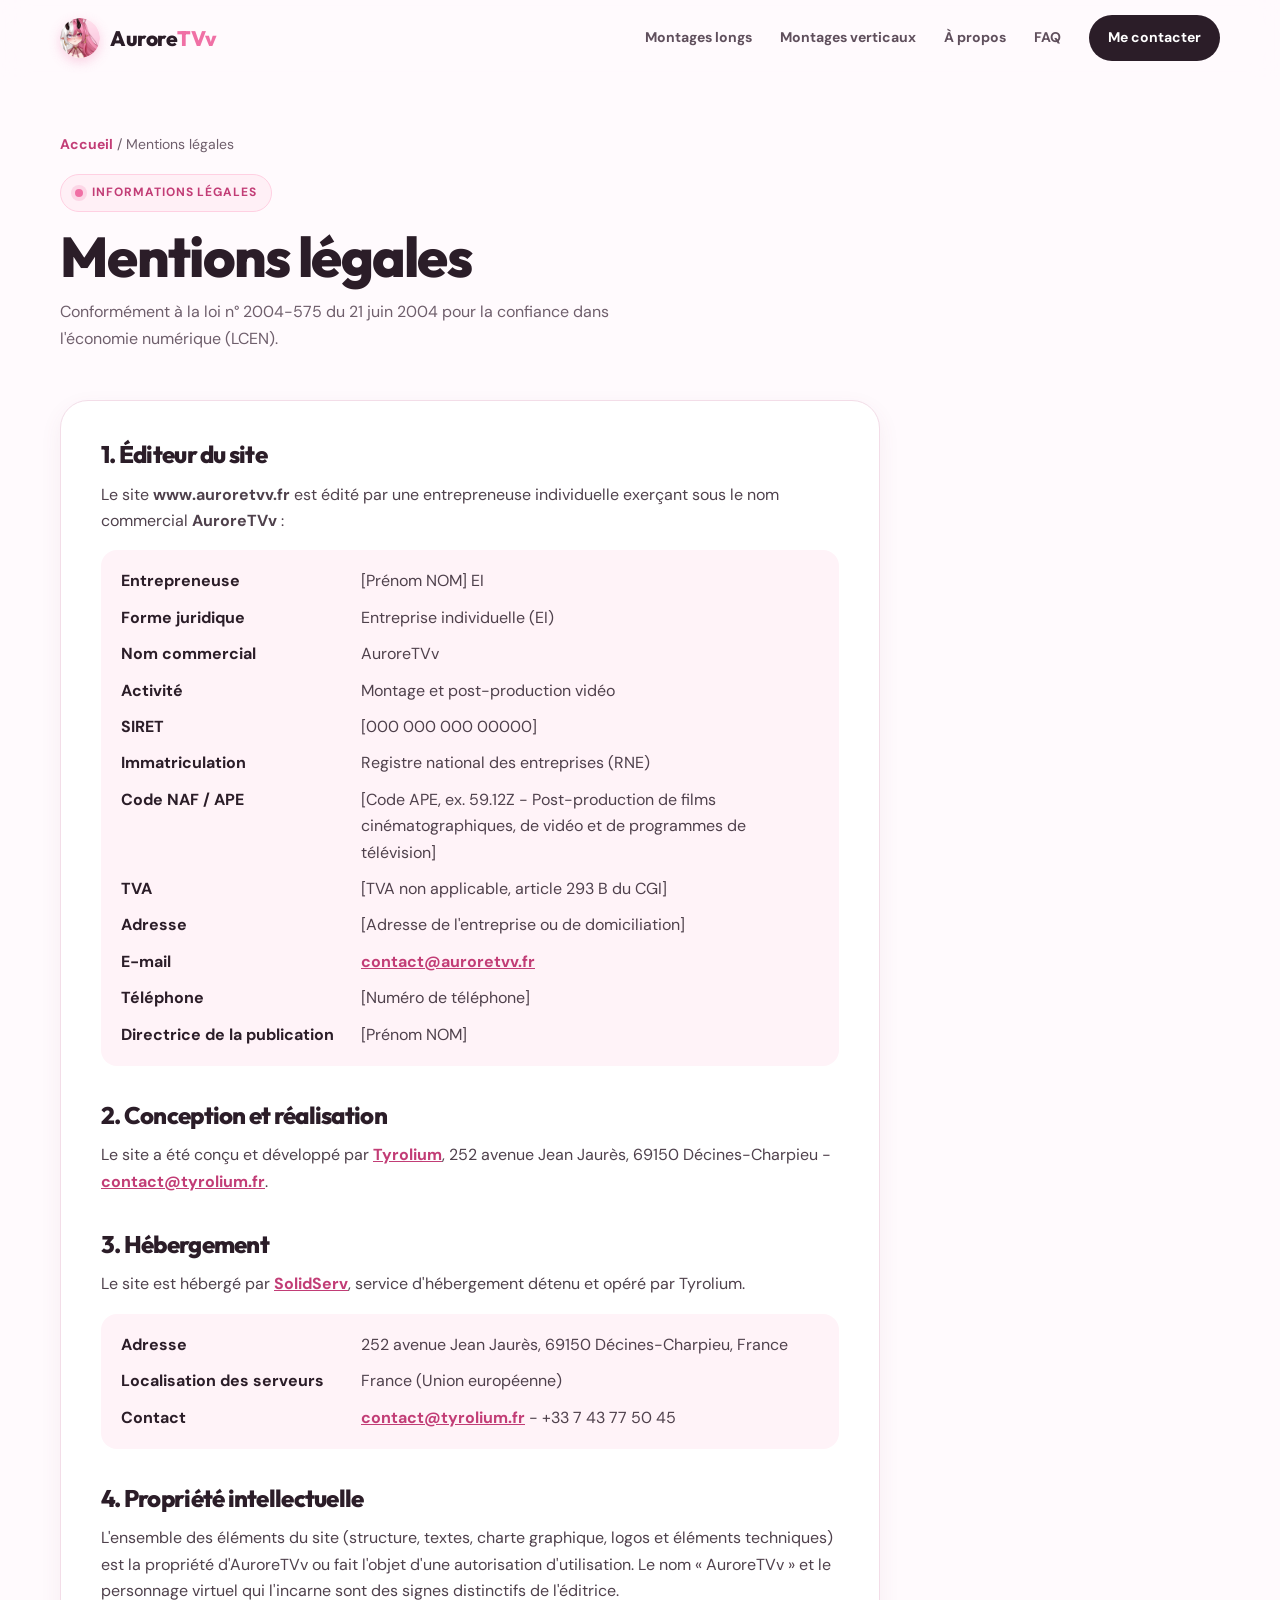
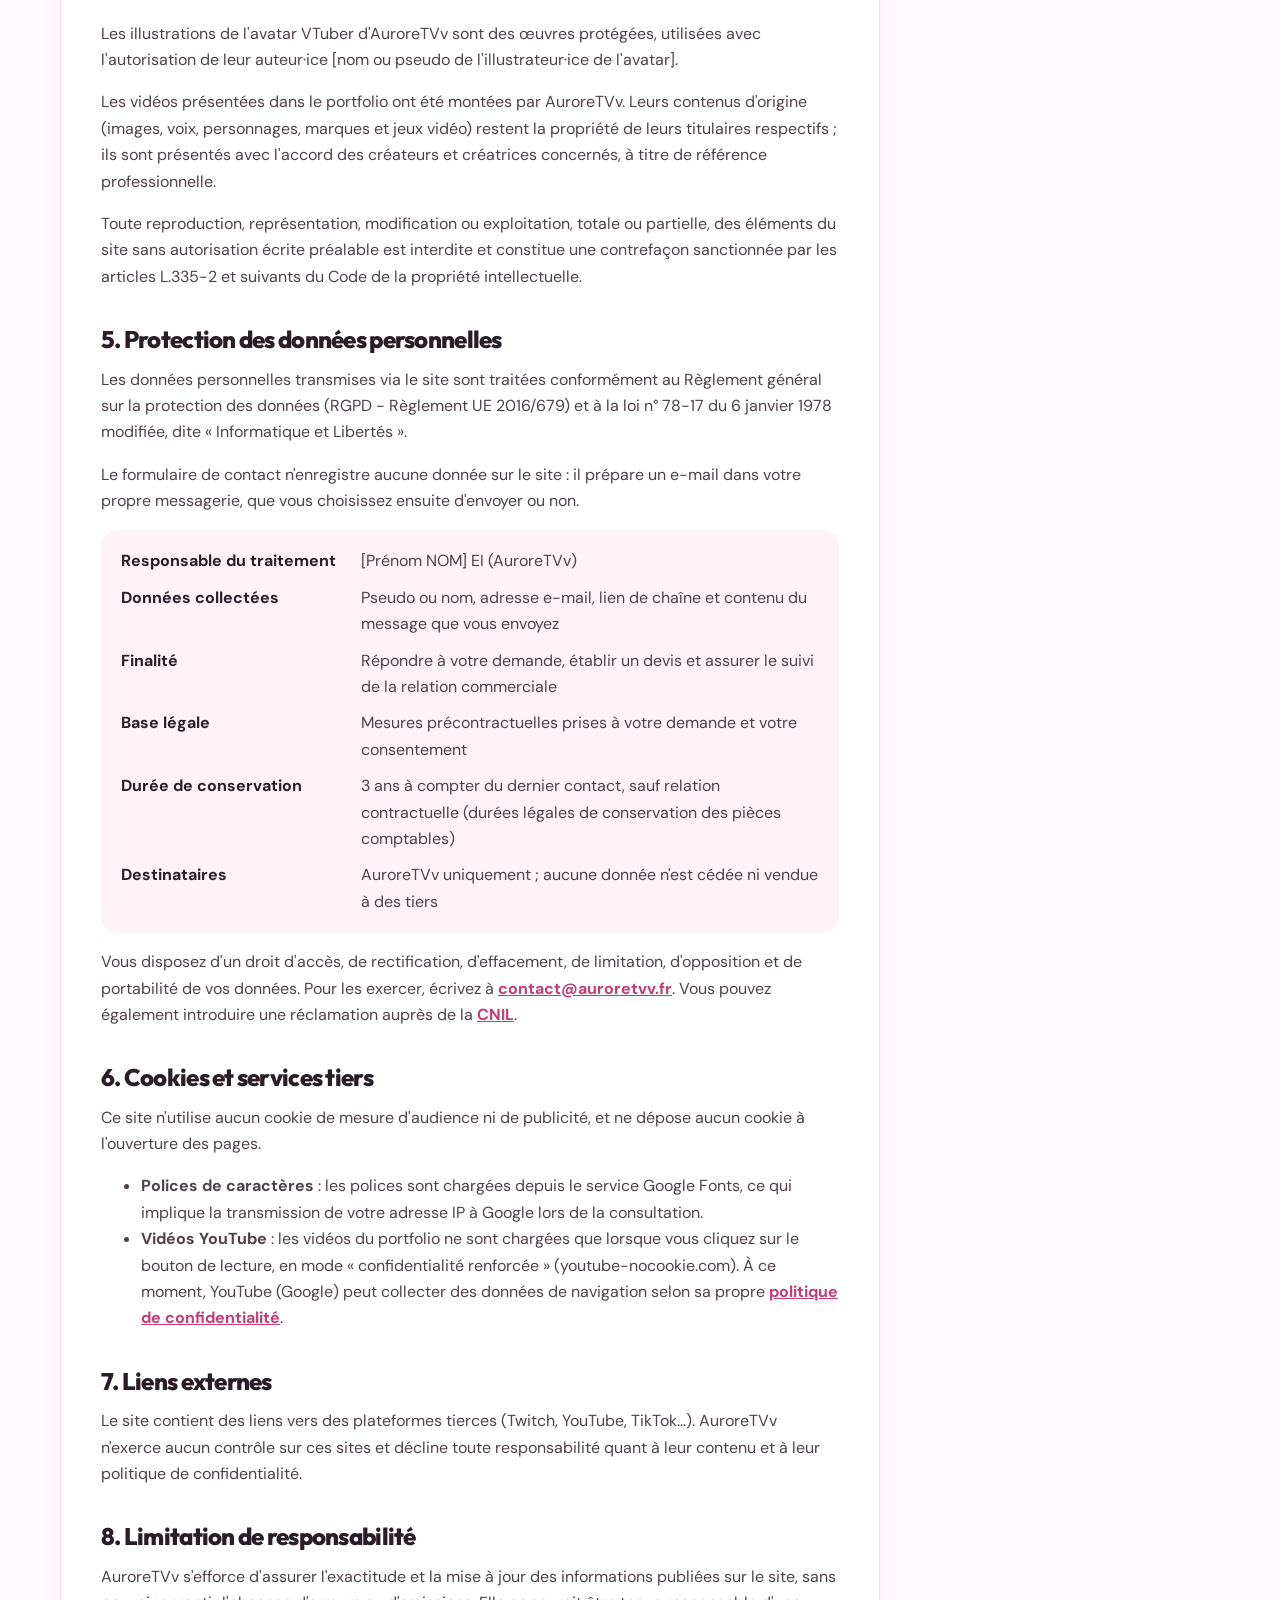
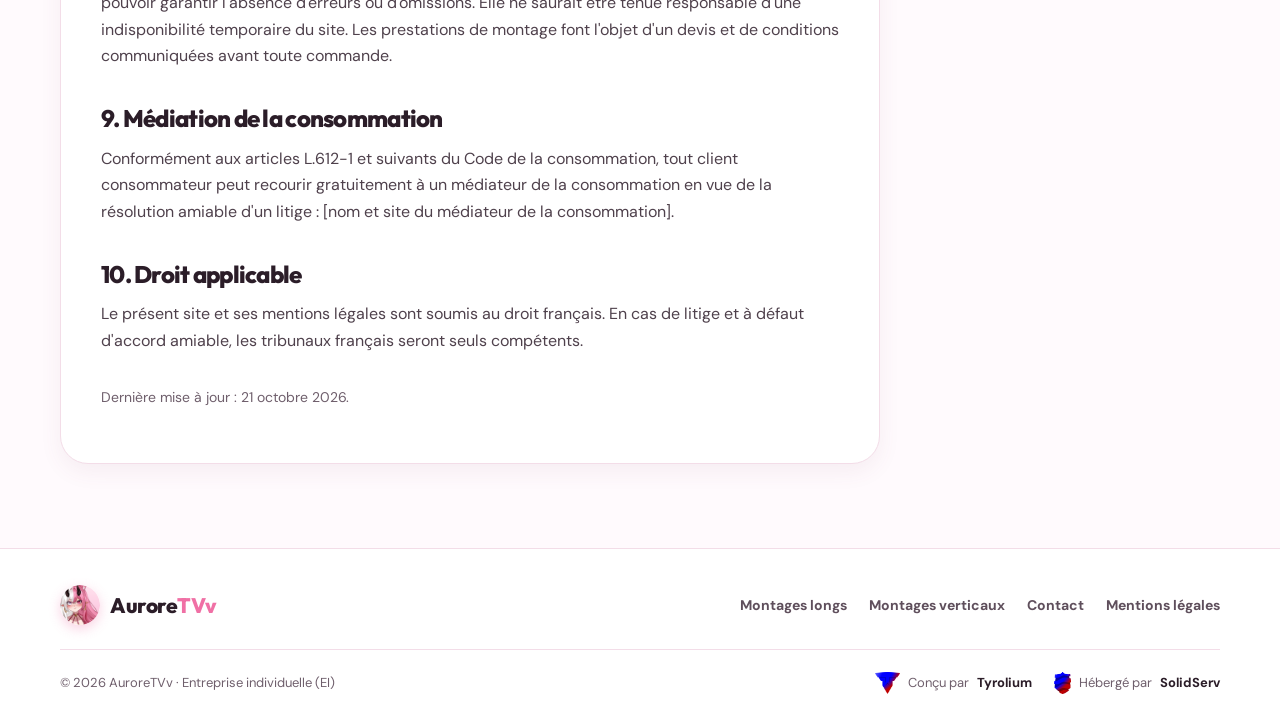
<file: mentions-legales.html>
<!DOCTYPE html>
<html lang="fr">
<head>
  <meta charset="utf-8">
  <meta name="viewport" content="width=device-width, initial-scale=1">
  <title>Mentions légales - AuroreTVv</title>
  <meta name="description" content="Mentions légales du portfolio d'AuroreTVv (entreprise individuelle) : éditeur, hébergement, propriété intellectuelle, protection des données personnelles et cookies.">
  <meta name="robots" content="index, follow">
  <meta name="author" content="AuroreTVv">
  <meta name="theme-color" content="#ffd7e6">
  <link rel="canonical" href="https://www.auroretvv.fr/mentions-legales.html">

  <meta property="og:type" content="website">
  <meta property="og:locale" content="fr_FR">
  <meta property="og:site_name" content="AuroreTVv">
  <meta property="og:url" content="https://www.auroretvv.fr/mentions-legales.html">
  <meta property="og:title" content="Mentions légales - AuroreTVv">
  <meta property="og:description" content="Mentions légales du portfolio d'AuroreTVv, monteuse vidéo (EI).">
  <meta property="og:image" content="https://www.auroretvv.fr/assets/img/og-image.jpg">
  <meta property="og:image:width" content="1200">
  <meta property="og:image:height" content="630">
  <meta name="twitter:card" content="summary_large_image">

  <link rel="icon" type="image/png" href="assets/img/favicon.png">
  <link rel="apple-touch-icon" href="assets/img/apple-touch-icon.png">
  <link rel="manifest" href="site.webmanifest">
  <link rel="author" href="humans.txt">

  <link rel="preconnect" href="https://fonts.googleapis.com">
  <link rel="preconnect" href="https://fonts.gstatic.com" crossorigin>
  <link rel="stylesheet" href="https://fonts.googleapis.com/css2?family=DM+Sans:opsz,wght@9..40,400;9..40,500;9..40,700&amp;family=Outfit:wght@500;700;800&amp;display=swap">
  <link rel="stylesheet" href="css/style.css">

  <script type="application/ld+json">
  {
    "@context": "https://schema.org",
    "@graph": [
      {
        "@type": "WebPage",
        "@id": "https://www.auroretvv.fr/mentions-legales.html#page",
        "url": "https://www.auroretvv.fr/mentions-legales.html",
        "name": "Mentions légales - AuroreTVv",
        "inLanguage": "fr-FR",
        "isPartOf": { "@id": "https://www.auroretvv.fr/#site" },
        "about": { "@id": "https://www.auroretvv.fr/#entreprise" },
        "dateModified": "2026-10-21"
      },
      {
        "@type": "BreadcrumbList",
        "itemListElement": [
          { "@type": "ListItem", "position": 1, "name": "Accueil", "item": "https://www.auroretvv.fr/" },
          { "@type": "ListItem", "position": 2, "name": "Mentions légales", "item": "https://www.auroretvv.fr/mentions-legales.html" }
        ]
      }
    ]
  }
  </script>
</head>
<body>
  <a class="skip-link" href="#contenu">Aller au contenu</a>

  <header class="site-header">
    <div class="wrap nav">
      <a class="brand" href="./" aria-label="AuroreTVv, accueil">
        <img src="assets/img/icon-192.png" alt="" width="40" height="40">
        <span>Aurore<em>TVv</em></span>
      </a>
      <nav class="main-nav" id="menu" aria-label="Navigation principale">
        <a href="./#montages-longs">Montages longs</a>
        <a href="./#montages-verticaux">Montages verticaux</a>
        <a href="./#a-propos">À propos</a>
        <a href="./#faq">FAQ</a>
        <a class="pill pill-ink nav-cta" href="./#contact">Me contacter</a>
      </nav>
      <button class="nav-toggle" type="button" aria-controls="menu" aria-expanded="false" aria-label="Ouvrir le menu">
        <span></span><span></span><span></span>
      </button>
    </div>
  </header>

  <main id="contenu">
    <section class="page-hero">
      <div class="wrap">
        <nav class="breadcrumb" aria-label="Fil d'Ariane"><a href="./">Accueil</a> / Mentions légales</nav>
        <p class="eyebrow"><span class="dot"></span>Informations légales</p>
        <h1>Mentions légales</h1>
        <p class="section-sub">Conformément à la loi n° 2004-575 du 21 juin 2004 pour la confiance dans l'économie numérique (LCEN).</p>
      </div>
    </section>

    <section class="section" style="padding-top:24px">
      <div class="wrap">
        <article class="legal">
          <h2>1. Éditeur du site</h2>
          <p>Le site <strong>www.auroretvv.fr</strong> est édité par une entrepreneuse individuelle exerçant sous le nom commercial <strong>AuroreTVv</strong> :</p>
          <dl>
            <dt>Entrepreneuse</dt><dd>[Prénom NOM] EI</dd>
            <dt>Forme juridique</dt><dd>Entreprise individuelle (EI)</dd>
            <dt>Nom commercial</dt><dd>AuroreTVv</dd>
            <dt>Activité</dt><dd>Montage et post-production vidéo</dd>
            <dt>SIRET</dt><dd>[000 000 000 00000]</dd>
            <dt>Immatriculation</dt><dd>Registre national des entreprises (RNE)</dd>
            <dt>Code NAF / APE</dt><dd>[Code APE, ex. 59.12Z - Post-production de films cinématographiques, de vidéo et de programmes de télévision]</dd>
            <dt>TVA</dt><dd>[TVA non applicable, article 293 B du CGI]</dd>
            <dt>Adresse</dt><dd>[Adresse de l'entreprise ou de domiciliation]</dd>
            <dt>E-mail</dt><dd><a href="mailto:contact@auroretvv.fr">contact@auroretvv.fr</a></dd>
            <dt>Téléphone</dt><dd>[Numéro de téléphone]</dd>
            <dt>Directrice de la publication</dt><dd>[Prénom NOM]</dd>
          </dl>

          <h2>2. Conception et réalisation</h2>
          <p>Le site a été conçu et développé par <a href="https://tyrolium.fr" target="_blank" rel="noopener">Tyrolium</a>, 252 avenue Jean Jaurès, 69150 Décines-Charpieu - <a href="mailto:contact@tyrolium.fr">contact@tyrolium.fr</a>.</p>

          <h2>3. Hébergement</h2>
          <p>Le site est hébergé par <a href="https://solidserv.fr" target="_blank" rel="noopener">SolidServ</a>, service d'hébergement détenu et opéré par Tyrolium.</p>
          <dl>
            <dt>Adresse</dt><dd>252 avenue Jean Jaurès, 69150 Décines-Charpieu, France</dd>
            <dt>Localisation des serveurs</dt><dd>France (Union européenne)</dd>
            <dt>Contact</dt><dd><a href="mailto:contact@tyrolium.fr">contact@tyrolium.fr</a> - +33 7 43 77 50 45</dd>
          </dl>

          <h2>4. Propriété intellectuelle</h2>
          <p>L'ensemble des éléments du site (structure, textes, charte graphique, logos et éléments techniques) est la propriété d'AuroreTVv ou fait l'objet d'une autorisation d'utilisation. Le nom « AuroreTVv » et le personnage virtuel qui l'incarne sont des signes distinctifs de l'éditrice.</p>
          <p>Les illustrations de l'avatar VTuber d'AuroreTVv sont des œuvres protégées, utilisées avec l'autorisation de leur auteur·ice [nom ou pseudo de l'illustrateur·ice de l'avatar].</p>
          <p>Les vidéos présentées dans le portfolio ont été montées par AuroreTVv. Leurs contenus d'origine (images, voix, personnages, marques et jeux vidéo) restent la propriété de leurs titulaires respectifs ; ils sont présentés avec l'accord des créateurs et créatrices concernés, à titre de référence professionnelle.</p>
          <p>Toute reproduction, représentation, modification ou exploitation, totale ou partielle, des éléments du site sans autorisation écrite préalable est interdite et constitue une contrefaçon sanctionnée par les articles L.335-2 et suivants du Code de la propriété intellectuelle.</p>

          <h2 id="donnees">5. Protection des données personnelles</h2>
          <p>Les données personnelles transmises via le site sont traitées conformément au Règlement général sur la protection des données (RGPD - Règlement UE 2016/679) et à la loi n° 78-17 du 6 janvier 1978 modifiée, dite « Informatique et Libertés ».</p>
          <p>Le formulaire de contact n'enregistre aucune donnée sur le site : il prépare un e-mail dans votre propre messagerie, que vous choisissez ensuite d'envoyer ou non.</p>
          <dl>
            <dt>Responsable du traitement</dt><dd>[Prénom NOM] EI (AuroreTVv)</dd>
            <dt>Données collectées</dt><dd>Pseudo ou nom, adresse e-mail, lien de chaîne et contenu du message que vous envoyez</dd>
            <dt>Finalité</dt><dd>Répondre à votre demande, établir un devis et assurer le suivi de la relation commerciale</dd>
            <dt>Base légale</dt><dd>Mesures précontractuelles prises à votre demande et votre consentement</dd>
            <dt>Durée de conservation</dt><dd>3 ans à compter du dernier contact, sauf relation contractuelle (durées légales de conservation des pièces comptables)</dd>
            <dt>Destinataires</dt><dd>AuroreTVv uniquement ; aucune donnée n'est cédée ni vendue à des tiers</dd>
          </dl>
          <p>Vous disposez d'un droit d'accès, de rectification, d'effacement, de limitation, d'opposition et de portabilité de vos données. Pour les exercer, écrivez à <a href="mailto:contact@auroretvv.fr">contact@auroretvv.fr</a>. Vous pouvez également introduire une réclamation auprès de la <a href="https://www.cnil.fr" target="_blank" rel="noopener">CNIL</a>.</p>

          <h2>6. Cookies et services tiers</h2>
          <p>Ce site n'utilise aucun cookie de mesure d'audience ni de publicité, et ne dépose aucun cookie à l'ouverture des pages.</p>
          <ul>
            <li><strong>Polices de caractères</strong> : les polices sont chargées depuis le service Google Fonts, ce qui implique la transmission de votre adresse IP à Google lors de la consultation.</li>
            <li><strong>Vidéos YouTube</strong> : les vidéos du portfolio ne sont chargées que lorsque vous cliquez sur le bouton de lecture, en mode « confidentialité renforcée » (youtube-nocookie.com). À ce moment, YouTube (Google) peut collecter des données de navigation selon sa propre <a href="https://policies.google.com/privacy" target="_blank" rel="noopener">politique de confidentialité</a>.</li>
          </ul>

          <h2>7. Liens externes</h2>
          <p>Le site contient des liens vers des plateformes tierces (Twitch, YouTube, TikTok…). AuroreTVv n'exerce aucun contrôle sur ces sites et décline toute responsabilité quant à leur contenu et à leur politique de confidentialité.</p>

          <h2>8. Limitation de responsabilité</h2>
          <p>AuroreTVv s'efforce d'assurer l'exactitude et la mise à jour des informations publiées sur le site, sans pouvoir garantir l'absence d'erreurs ou d'omissions. Elle ne saurait être tenue responsable d'une indisponibilité temporaire du site. Les prestations de montage font l'objet d'un devis et de conditions communiquées avant toute commande.</p>

          <h2>9. Médiation de la consommation</h2>
          <p>Conformément aux articles L.612-1 et suivants du Code de la consommation, tout client consommateur peut recourir gratuitement à un médiateur de la consommation en vue de la résolution amiable d'un litige : [nom et site du médiateur de la consommation].</p>

          <h2>10. Droit applicable</h2>
          <p>Le présent site et ses mentions légales sont soumis au droit français. En cas de litige et à défaut d'accord amiable, les tribunaux français seront seuls compétents.</p>

          <p class="updated">Dernière mise à jour : 21 octobre 2026.</p>
        </article>
      </div>
    </section>
  </main>

  <footer class="site-footer">
    <div class="wrap">
      <div class="footer-main">
        <a class="brand" href="./">
          <img src="assets/img/icon-192.png" alt="" width="40" height="40" loading="lazy">
          <span>Aurore<em>TVv</em></span>
        </a>
        <nav class="footer-nav" aria-label="Liens de pied de page">
          <a href="./#montages-longs">Montages longs</a>
          <a href="./#montages-verticaux">Montages verticaux</a>
          <a href="./#contact">Contact</a>
          <a href="mentions-legales.html" aria-current="page">Mentions légales</a>
        </nav>
      </div>
      <div class="footer-legal">
        <span>© <span data-year>2026</span> AuroreTVv · Entreprise individuelle (EI)</span>
        <div class="credits">
          <a class="credit" href="https://tyrolium.fr" target="_blank" rel="noopener"><img src="assets/img/tyrolium.png" alt="" loading="lazy">Conçu par <strong>Tyrolium</strong></a>
          <a class="credit" href="https://solidserv.fr" target="_blank" rel="noopener"><img src="assets/img/solidserv.png" alt="" loading="lazy">Hébergé par <strong>SolidServ</strong></a>
        </div>
      </div>
    </div>
  </footer>

  <script src="js/main.js"></script>
</body>
</html>
</file>
<file: css/style.css>
/* ==========================================================================
   AuroreTVv - Portfolio montage vidéo
   Conception : Tyrolium · Hébergement : SolidServ
   ========================================================================== */

:root {
  --bg: #fffafd;
  --bg-soft: #fff3f8;
  --white: #ffffff;
  --pink-50: #fff0f6;
  --pink-100: #ffe3ee;
  --pink-200: #ffd0e2;
  --pink-300: #ffb4d0;
  --pink-400: #ff94bd;
  --pink-500: #f070a5;
  --accent: #c23d76;           /* rose foncé lisible sur blanc (AA) */
  --ink: #2b1d28;
  --muted: #6f5f6c;
  --line: #f3dde8;
  --shadow: 0 18px 45px rgba(194, 61, 118, .10);
  --shadow-sm: 0 8px 22px rgba(124, 69, 96, .07);
  --radius: 22px;
  --font-title: "Outfit", "Avenir Next", system-ui, sans-serif;
  --font-body: "DM Sans", "Avenir Next", system-ui, sans-serif;
}

*, *::before, *::after { box-sizing: border-box; }
html { scroll-behavior: smooth; scroll-padding-top: 84px; -webkit-text-size-adjust: 100%; }
body {
  margin: 0; background: var(--bg); color: var(--ink);
  font: 400 16px/1.65 var(--font-body);
  -webkit-font-smoothing: antialiased; overflow-x: hidden;
}
img { max-width: 100%; height: auto; display: block; }
a { color: inherit; }
h1, h2, h3 { font-family: var(--font-title); line-height: 1.1; margin: 0 0 .5em; letter-spacing: -.03em; }
p { margin: 0 0 1em; }
button, input, select, textarea { font: inherit; color: inherit; }
:focus-visible { outline: 3px solid var(--pink-500); outline-offset: 3px; border-radius: 6px; }

.wrap { width: min(1160px, calc(100% - 40px)); margin-inline: auto; }

.skip-link {
  position: absolute; left: 16px; top: -60px; z-index: 100; padding: 10px 16px;
  background: var(--ink); color: #fff; border-radius: 10px; text-decoration: none; font-weight: 700;
}
.skip-link:focus { top: 12px; }

/* ---------- Boutons ---------- */
.pill {
  display: inline-flex; align-items: center; justify-content: center; gap: 8px;
  border: 1px solid transparent; border-radius: 999px; padding: 13px 22px;
  font-weight: 700; font-size: 15px; text-decoration: none; cursor: pointer;
  transition: transform .2s, box-shadow .2s, background .2s;
}
.pill:hover { transform: translateY(-2px); }
.pill-ink { background: var(--ink); color: #fff; }
.pill-ink:hover { box-shadow: 0 10px 24px rgba(43, 29, 40, .22); }
.pill-pink { background: var(--pink-300); color: var(--ink); }
.pill-pink:hover { box-shadow: 0 10px 24px rgba(240, 112, 165, .35); }
.pill-ghost { background: var(--white); border-color: var(--line); color: var(--ink); }
.pill-ghost:hover { border-color: var(--pink-300); }
.text-link { color: var(--accent); font-weight: 700; text-decoration: none; white-space: nowrap; }
.text-link:hover { text-decoration: underline; }

/* ---------- En-tête ---------- */
.site-header {
  position: sticky; top: 0; z-index: 50;
  background: rgba(255, 250, 253, .85); backdrop-filter: blur(14px); -webkit-backdrop-filter: blur(14px);
  border-bottom: 1px solid transparent; transition: border-color .2s, box-shadow .2s;
}
.site-header.is-scrolled { border-bottom-color: var(--line); box-shadow: 0 6px 24px rgba(124, 69, 96, .06); }
.nav { height: 76px; display: flex; align-items: center; justify-content: space-between; gap: 20px; }
.brand { display: inline-flex; align-items: center; gap: 10px; text-decoration: none; font: 800 21px var(--font-title); letter-spacing: -.02em; }
.brand img { width: 40px; height: 40px; border-radius: 50%; box-shadow: 0 4px 12px rgba(240, 112, 165, .3); }
.brand em { font-style: normal; color: var(--pink-500); }
.main-nav { display: flex; align-items: center; gap: 28px; }
.main-nav a:not(.pill) { text-decoration: none; font-weight: 700; font-size: 14px; color: #5f4f5c; transition: color .2s; }
.main-nav a:not(.pill):hover { color: var(--accent); }
.nav-cta { padding: 10px 18px; font-size: 14px; }
.nav-toggle { display: none; width: 44px; height: 44px; border: 1px solid var(--line); background: #fff; border-radius: 12px; cursor: pointer; padding: 0; }
.nav-toggle span { display: block; width: 18px; height: 2px; margin: 4px auto; background: var(--ink); border-radius: 2px; transition: transform .2s, opacity .2s; }
.nav-open .nav-toggle span:nth-child(1) { transform: translateY(6px) rotate(45deg); }
.nav-open .nav-toggle span:nth-child(2) { opacity: 0; }
.nav-open .nav-toggle span:nth-child(3) { transform: translateY(-6px) rotate(-45deg); }

/* ---------- Hero ---------- */
.hero { padding: 64px 0 48px; overflow: hidden; }
.hero-grid { display: grid; grid-template-columns: .95fr 1.05fr; align-items: center; gap: 56px; }
.eyebrow {
  display: inline-flex; align-items: center; gap: 9px; margin: 0;
  padding: 8px 14px; border: 1px solid var(--pink-200); background: var(--pink-50); border-radius: 999px;
  color: var(--accent); font-size: 12px; font-weight: 700; letter-spacing: .08em; text-transform: uppercase;
}
.dot { width: 8px; height: 8px; border-radius: 50%; background: var(--pink-500); box-shadow: 0 0 0 4px rgba(240, 112, 165, .2); animation: pulse 2s infinite; }
@keyframes pulse { 50% { box-shadow: 0 0 0 7px rgba(240, 112, 165, 0); } }
.status {
  display: inline-flex; align-items: center; gap: 10px; margin: 0 0 26px;
  padding: 7px 14px 7px 10px; background: var(--white); border: 1px solid var(--line); border-radius: 999px;
  font-size: 13px; font-weight: 700; color: #5f4f5c; box-shadow: var(--shadow-sm);
}
.hero-role { margin: 0; font-size: 13px; font-weight: 700; letter-spacing: .14em; text-transform: uppercase; color: var(--accent); }
.hero h1 { font-size: clamp(48px, 6vw, 80px); line-height: .95; letter-spacing: -.05em; margin: 10px 0 22px; font-weight: 800; }
.hero h1 em {
  font-style: normal; background: linear-gradient(100deg, #f070a5, #ffa8cb); -webkit-background-clip: text; background-clip: text; color: transparent;
  padding-right: .1em; margin-right: -.1em;   /* évite que le dégradé coupe le dernier « v » (letter-spacing négatif) */
}
.lead { font-size: 18px; color: var(--muted); max-width: 500px; margin-bottom: 30px; }
.lead strong { color: var(--ink); }

/* Sommaire façon portfolio */
.hero-index { display: grid; border-top: 1px solid var(--line); max-width: 520px; }
.hero-index a {
  display: grid; grid-template-columns: 44px 1fr auto; align-items: baseline; gap: 12px;
  padding: 14px 4px; border-bottom: 1px solid var(--line); text-decoration: none; transition: padding .25s, background .25s;
}
.hero-index a:hover { padding-left: 14px; background: linear-gradient(90deg, var(--pink-50), transparent); }
.idx { font: 700 13px var(--font-title); color: var(--pink-500); }
.idx-label { font: 800 21px var(--font-title); letter-spacing: -.02em; }
.idx-meta { grid-column: 3; grid-row: 1; justify-self: end; font-size: 13px; color: var(--muted); transition: opacity .25s; }
.hero-index a::after { content: "→"; grid-column: 3; grid-row: 1; justify-self: end; opacity: 0; transform: translateX(-6px); transition: .25s; color: var(--accent); font-weight: 700; }
.hero-index a:hover .idx-meta { opacity: 0; }
.hero-index a:hover::after { opacity: 1; transform: none; }

/* Showreel façon logiciel de montage */
.hero-reel { position: relative; padding: 0 0 60px; }
.hero-reel::before {
  content: ""; position: absolute; inset: 6% -6% 14% 10%; border-radius: 40px; z-index: -1;
  background: radial-gradient(circle at 70% 30%, var(--pink-200), transparent 65%);
}
.reel-window {
  background: var(--white); border: 1px solid var(--line); border-radius: 22px; padding: 10px;
  box-shadow: 0 30px 70px rgba(194, 61, 118, .16); transform: rotate(-1.5deg);
}
.reel-bar { display: flex; align-items: center; gap: 12px; padding: 4px 6px 10px; font-size: 12px; font-weight: 700; color: var(--muted); }
.reel-dots { display: flex; gap: 6px; }
.reel-dots i { width: 10px; height: 10px; border-radius: 50%; background: var(--pink-200); }
.reel-dots i:first-child { background: var(--pink-400); }
.reel-name { flex: 1; overflow: hidden; text-overflow: ellipsis; white-space: nowrap; font-family: ui-monospace, Menlo, monospace; font-weight: 500; }
.reel-rec { color: #e0457f; letter-spacing: .06em; animation: blink 1.6s steps(2) infinite; }
@keyframes blink { 50% { opacity: .35; } }
.reel-media { border-radius: 14px; }
.reel-media .play { width: 76px; height: 76px; }

.timeline { position: relative; display: grid; gap: 5px; padding: 12px 6px 4px; }
.track { position: relative; height: 18px; margin-left: 30px; background: var(--bg-soft); border-radius: 5px; }
.track-name { position: absolute; left: -30px; top: 1px; font: 700 11px ui-monospace, Menlo, monospace; color: var(--muted); }
.clip { position: absolute; top: 2px; bottom: 2px; left: var(--s); width: var(--w); border-radius: 4px; }
.c-vid { background: linear-gradient(90deg, var(--pink-300), var(--pink-400)); }
.c-sub { background: #e7d6ff; }
.c-aud { background: repeating-linear-gradient(90deg, #ffc9dd 0 2px, #ffe3ee 2px 4px); }
.playhead {
  position: absolute; top: 4px; bottom: 0; left: calc(36px + 38%); width: 2px; background: var(--ink); z-index: 2;
  animation: scrub 9s linear infinite;
}
.playhead::before { content: ""; position: absolute; top: -2px; left: -5px; border: 6px solid transparent; border-top-color: var(--ink); }
@keyframes scrub { from { left: 36px; } to { left: calc(100% - 8px); } }

.reel-avatar {
  position: absolute; right: -4%; bottom: -10px; width: 46%; max-width: 280px; z-index: 3; pointer-events: none;
  filter: drop-shadow(0 14px 24px rgba(124, 69, 96, .25));
  -webkit-mask-image: linear-gradient(180deg, #000 78%, transparent); mask-image: linear-gradient(180deg, #000 78%, transparent);
}
.reel-sticker {
  position: absolute; left: -12px; bottom: 34px; z-index: 3; transform: rotate(-5deg);
  background: var(--ink); color: #fff; padding: 9px 14px; border-radius: 12px; font-weight: 700; font-size: 13px;
  box-shadow: var(--shadow-sm);
}

/* ---------- Sections ---------- */
.section { padding: 84px 0; }
.section-soft { background: linear-gradient(180deg, var(--bg-soft), var(--bg)); }
.section-head { display: flex; align-items: flex-end; justify-content: space-between; gap: 24px; margin-bottom: 32px; flex-wrap: wrap; }
.kicker { font-size: 12px; font-weight: 700; letter-spacing: .12em; text-transform: uppercase; color: var(--accent); margin-bottom: 10px; }
.section h2 { font-size: clamp(32px, 4.2vw, 46px); font-weight: 800; }
.section-sub { color: var(--muted); max-width: 580px; margin: 0; }

/* ---------- Filtres ---------- */
.filter-row { display: flex; gap: 8px; flex-wrap: wrap; }
.filter {
  border: 1px solid var(--line); border-radius: 999px; padding: 9px 15px; background: var(--white);
  color: #5f4f5c; font-weight: 700; font-size: 13px; cursor: pointer; transition: .2s;
}
.filter:hover { border-color: var(--pink-300); }
.filter.is-active { background: var(--ink); color: #fff; border-color: var(--ink); }

/* ---------- Cartes de montage ---------- */
.long-grid { display: grid; grid-template-columns: repeat(2, 1fr); gap: 24px; }
.vertical-grid { display: grid; grid-template-columns: repeat(4, 1fr); gap: 20px; }
.work-card {
  background: var(--white); border: 1px solid var(--line); border-radius: var(--radius); overflow: hidden;
  box-shadow: var(--shadow-sm); transition: transform .25s, box-shadow .25s;
}
.work-card:hover { transform: translateY(-4px); box-shadow: var(--shadow); }
.work-card[hidden] { display: none; }
.work-media {
  position: relative; display: grid; place-items: center; width: 100%; border: 0; padding: 0; margin: 0;
  cursor: pointer; overflow: hidden; color: #fff; background-color: var(--pink-300);
  background-size: cover; background-position: center;
}
.media-wide { aspect-ratio: 16 / 9; }
.media-tall { aspect-ratio: 9 / 16; }
.work-media::before {
  content: ""; position: absolute; inset: 0;
  background: radial-gradient(circle at 75% 20%, rgba(255, 255, 255, .55), transparent 35%), radial-gradient(circle at 20% 85%, rgba(255, 255, 255, .3), transparent 40%);
}
.work-media.has-thumb::before { background: linear-gradient(180deg, transparent 50%, rgba(43, 29, 40, .45)); }
.work-media.has-thumb .art-label { display: none; }
.art-1 { background-image: linear-gradient(135deg, #ffc2da, #f07aab); }
.art-2 { background-image: linear-gradient(135deg, #ffd9e8, #e98fc0 60%, #c9a5f0); }
.art-3 { background-image: linear-gradient(135deg, #ffe4ee, #ff9ec5); }
.art-4 { background-image: linear-gradient(135deg, #f9d4f0, #f28ab5 55%, #ffb88c); }
.art-5 { background-image: linear-gradient(160deg, #ffd0e2, #f07aab); }
.art-6 { background-image: linear-gradient(160deg, #e9d2ff, #f28ab5); }
.art-7 { background-image: linear-gradient(160deg, #ffe6ef, #ff94bd); }
.art-8 { background-image: linear-gradient(160deg, #ffd9c7, #f070a5); }
.art-label {
  position: absolute; left: 16px; top: 14px; font: 800 13px var(--font-title); letter-spacing: .1em; text-transform: uppercase;
  text-shadow: 0 2px 10px rgba(124, 30, 70, .35);
}
.play {
  position: relative; width: 62px; height: 62px; border-radius: 50%; background: rgba(255, 255, 255, .92);
  box-shadow: 0 8px 24px rgba(124, 30, 70, .25); transition: transform .25s;
}
.play::after {
  content: ""; position: absolute; left: 50%; top: 50%; transform: translate(-35%, -50%);
  border-style: solid; border-width: 10px 0 10px 16px; border-color: transparent transparent transparent var(--accent);
}
.work-media:hover .play, .work-media:focus-visible .play { transform: scale(1.1); }
.duration {
  position: absolute; right: 12px; bottom: 12px; background: rgba(43, 29, 40, .72); color: #fff;
  border-radius: 7px; padding: 3px 8px; font-size: 12px; font-weight: 700;
}
.work-info { padding: 20px 22px 22px; }
.work-info h3 { font-size: 20px; font-weight: 800; margin: 0 0 6px; }
.work-info p { font-size: 14px; color: var(--muted); margin: 0; }
.tag {
  display: inline-block; border-radius: 8px; background: var(--pink-50); color: var(--accent);
  padding: 5px 9px; font-size: 11px; font-weight: 700; text-transform: uppercase; letter-spacing: .06em; margin-bottom: 10px;
}
.work-skills { list-style: none; padding: 0; margin: 14px 0 0; display: flex; flex-wrap: wrap; gap: 6px; }
.work-skills li { font-size: 12px; font-weight: 700; color: #5f4f5c; border: 1px solid var(--line); border-radius: 999px; padding: 4px 10px; }
.work-vertical .work-info { padding: 16px; }
.work-vertical .work-info h3 { font-size: 17px; }
.work-vertical .work-info p { font-size: 13px; }

/* ---------- Compétences ---------- */
.skills-grid { display: grid; grid-template-columns: repeat(3, 1fr); gap: 20px; }
.skill { background: var(--white); border: 1px solid var(--line); border-radius: var(--radius); padding: 26px; }
.skill-icon { display: grid; place-items: center; width: 48px; height: 48px; border-radius: 15px; background: var(--pink-100); font-size: 22px; margin-bottom: 16px; }
.skill h3 { font-size: 19px; font-weight: 800; }
.skill p { font-size: 14px; color: var(--muted); margin: 0; }
.tools { margin-top: 28px; display: flex; align-items: center; gap: 16px; flex-wrap: wrap; }
.tools-title { margin: 0; font-weight: 800; font-family: var(--font-title); }
.tools ul { list-style: none; margin: 0; padding: 0; display: flex; flex-wrap: wrap; gap: 8px; }
.tools li { background: var(--white); border: 1px solid var(--pink-200); border-radius: 999px; padding: 6px 14px; font-size: 13px; font-weight: 700; }

/* ---------- À propos ---------- */
.about-grid { display: grid; grid-template-columns: .9fr 1.1fr; gap: 64px; align-items: center; }
.about-art { position: relative; max-width: 440px; margin-inline: auto; width: 100%; }
.about-bubble {
  border-radius: 50%; overflow: hidden; aspect-ratio: 1;
  background: radial-gradient(circle at 30% 25%, #fff, var(--pink-200) 70%);
  border: 8px solid #fff; box-shadow: var(--shadow);
}
.sticker { position: absolute; width: 34%; border-radius: 50%; background: var(--pink-50); border: 5px solid #fff; box-shadow: var(--shadow-sm); }
.sticker-one { right: -4%; top: -2%; transform: rotate(8deg); }
.sticker-two { left: -4%; bottom: 0; transform: rotate(-8deg); }
.about-text p { color: var(--muted); }
.about-text p strong { color: var(--ink); }
.steps { list-style: none; counter-reset: step; padding: 0; margin: 26px 0 30px; display: grid; gap: 12px; }
.steps li {
  counter-increment: step; position: relative; padding: 14px 16px 14px 62px; background: var(--white);
  border: 1px solid var(--line); border-radius: 16px; color: var(--muted); font-size: 15px;
}
.steps li strong { color: var(--ink); }
.steps li::before {
  content: "0" counter(step); position: absolute; left: 14px; top: 50%; transform: translateY(-50%);
  width: 36px; height: 36px; border-radius: 11px; display: grid; place-items: center;
  background: var(--pink-100); color: var(--accent); font: 800 15px var(--font-title);
}

/* ---------- FAQ ---------- */
.faq-wrap { display: grid; grid-template-columns: .8fr 1.2fr; gap: 56px; align-items: start; }
.faq-list { display: grid; gap: 12px; }
.faq-list details { background: var(--white); border: 1px solid var(--line); border-radius: 16px; padding: 0 20px; transition: border-color .2s; }
.faq-list details[open] { border-color: var(--pink-300); }
.faq-list summary {
  cursor: pointer; list-style: none; padding: 18px 30px 18px 0; position: relative; font-weight: 700; font-family: var(--font-title); font-size: 17px;
}
.faq-list summary::-webkit-details-marker { display: none; }
.faq-list summary::after { content: "+"; position: absolute; right: 0; top: 50%; transform: translateY(-50%); font-size: 22px; color: var(--pink-500); transition: transform .2s; }
.faq-list details[open] summary::after { transform: translateY(-50%) rotate(45deg); }
.faq-list details p { color: var(--muted); font-size: 15px; margin: 0 0 18px; }

/* ---------- Contact ---------- */
.contact { background: linear-gradient(160deg, var(--pink-50), var(--pink-100)); }
.contact-grid { display: grid; grid-template-columns: .85fr 1.15fr; gap: 48px; align-items: start; }
.contact-intro { position: relative; }
.contact-links { list-style: none; padding: 0; margin: 28px 0 0; display: grid; gap: 10px; }
.contact-links a {
  display: inline-flex; align-items: center; gap: 10px; text-decoration: none; font-weight: 700;
  background: rgba(255, 255, 255, .8); border: 1px solid var(--line); border-radius: 12px; padding: 10px 14px; transition: border-color .2s;
}
.contact-links a:hover { border-color: var(--pink-400); }
.contact-links span { color: var(--pink-500); width: 18px; text-align: center; }
.contact-avatar { width: 120px; margin-top: 24px; border-radius: 50%; background: #fff; border: 4px solid #fff; box-shadow: var(--shadow-sm); }

.contact-form {
  display: grid; grid-template-columns: 1fr 1fr; gap: 18px; background: var(--white);
  border: 1px solid var(--line); border-radius: 28px; padding: 32px; box-shadow: var(--shadow);
}
.full { grid-column: 1 / -1; }
.field { display: grid; gap: 6px; align-content: start; }
.field label { font-weight: 700; font-size: 14px; }
.req { color: var(--accent); }
.field input, .field select, .field textarea {
  width: 100%; border: 1px solid #ecd3df; background: var(--bg); border-radius: 12px; padding: 12px 14px; font-size: 15px;
  transition: border-color .2s, box-shadow .2s;
}
.field textarea { resize: vertical; min-height: 140px; }
.field input:focus, .field select:focus, .field textarea:focus { outline: none; border-color: var(--pink-500); box-shadow: 0 0 0 4px rgba(240, 112, 165, .18); background: #fff; }
.field .error { display: none; color: #b42357; font-size: 13px; font-weight: 700; }
.field.invalid input, .field.invalid select, .field.invalid textarea { border-color: #d6336c; }
.field.invalid .error { display: block; }
.consent { display: flex; gap: 10px; align-items: flex-start; font-size: 13px; color: var(--muted); cursor: pointer; }
.consent input { margin-top: 3px; width: 18px; height: 18px; accent-color: var(--pink-500); flex-shrink: 0; }
.consent a { color: var(--accent); }
.consent.invalid span { color: #b42357; }
.form-status { display: none; padding: 14px 16px; border-radius: 12px; background: var(--pink-50); border: 1px solid var(--pink-200); font-size: 14px; }
.form-status.show { display: block; }
.form-status a { color: var(--accent); font-weight: 700; }
.form-actions { display: flex; align-items: center; gap: 16px; flex-wrap: wrap; }
.form-note { font-size: 13px; color: var(--muted); }

/* ---------- Pied de page ---------- */
.site-footer { border-top: 1px solid var(--line); padding: 36px 0 28px; background: var(--white); font-size: 14px; }
.footer-main { display: flex; align-items: center; justify-content: space-between; gap: 20px; flex-wrap: wrap; padding-bottom: 24px; border-bottom: 1px solid var(--line); }
.footer-nav { display: flex; gap: 22px; flex-wrap: wrap; }
.footer-nav a { text-decoration: none; font-weight: 700; color: #5f4f5c; }
.footer-nav a:hover { color: var(--accent); }
.footer-legal { display: flex; align-items: center; justify-content: space-between; gap: 18px; flex-wrap: wrap; padding-top: 22px; color: var(--muted); font-size: 13px; }
.credits { display: flex; align-items: center; gap: 22px; flex-wrap: wrap; }
.credit { display: inline-flex; align-items: center; gap: 8px; color: var(--muted); text-decoration: none; }
.credit img { height: 22px; width: auto; }
.credit strong { color: var(--ink); font-weight: 700; }
.credit:hover strong { color: var(--accent); }

/* ---------- Lecteur ---------- */
.player { border: 0; padding: 0; background: transparent; max-width: none; max-height: none; width: 100%; height: 100%; }
.player::backdrop { background: rgba(43, 29, 40, .78); backdrop-filter: blur(6px); }
.player[open] { display: grid; place-items: center; }
.player-box { position: relative; width: min(1000px, calc(100vw - 32px)); }
.player.is-tall .player-box { width: min(400px, calc(100vw - 32px), calc((100vh - 120px) * 9 / 16)); }
.player-frame { aspect-ratio: 16 / 9; background: #000; border-radius: 18px; overflow: hidden; box-shadow: 0 30px 80px rgba(0, 0, 0, .4); }
.player.is-tall .player-frame { aspect-ratio: 9 / 16; }
.player-frame iframe, .player-frame video { width: 100%; height: 100%; border: 0; display: block; }
.player-close {
  position: absolute; top: -52px; right: 0; width: 42px; height: 42px; border-radius: 50%; border: 0;
  background: #fff; color: var(--ink); font-size: 18px; cursor: pointer;
}

.toast {
  position: fixed; left: 50%; bottom: 24px; transform: translate(-50%, 20px); opacity: 0; pointer-events: none; z-index: 60;
  background: var(--ink); color: #fff; padding: 12px 18px; border-radius: 14px; font-weight: 700; font-size: 14px;
  transition: opacity .25s, transform .25s; max-width: calc(100vw - 32px); text-align: center;
}
.toast.show { opacity: 1; transform: translate(-50%, 0); }

/* ---------- Page mentions légales ---------- */
.page-hero { padding: 56px 0 24px; }
.breadcrumb { font-size: 14px; color: var(--muted); margin-bottom: 18px; }
.breadcrumb a { color: var(--accent); font-weight: 700; text-decoration: none; }
.page-hero h1 { font-size: clamp(36px, 5vw, 56px); font-weight: 800; margin: 14px 0 12px; }
.legal { max-width: 820px; background: var(--white); border: 1px solid var(--line); border-radius: 28px; padding: 40px; box-shadow: var(--shadow-sm); }
.legal h2 { font-size: 24px; font-weight: 800; margin: 36px 0 14px; }
.legal h2:first-child { margin-top: 0; }
.legal p, .legal li { color: #4f414c; }
.legal a { color: var(--accent); font-weight: 700; }
.legal dl { display: grid; grid-template-columns: 220px 1fr; gap: 10px 20px; margin: 0 0 1em; padding: 18px 20px; background: var(--bg-soft); border-radius: 16px; }
.legal dt { font-weight: 700; }
.legal dd { margin: 0; color: #4f414c; }
.legal .updated { font-size: 14px; color: var(--muted); margin-top: 32px; }

/* ---------- Page 404 ---------- */
.not-found { min-height: calc(100vh - 200px); display: grid; place-items: center; text-align: center; padding: 60px 0; }
.not-found img { width: 220px; margin: 0 auto 16px; border-radius: 50%; border: 8px solid #fff; box-shadow: var(--shadow); background: var(--pink-100); }
.not-found h1 { font-size: clamp(36px, 5vw, 54px); font-weight: 800; }
.not-found p { color: var(--muted); }

/* ---------- Animations ---------- */
.js .reveal { opacity: 0; transform: translateY(18px); transition: opacity .7s ease, transform .7s ease; }
.js .reveal.is-visible { opacity: 1; transform: none; }
@media (prefers-reduced-motion: reduce) {
  html { scroll-behavior: auto; }
  .js .reveal { opacity: 1; transform: none; transition: none; }
  .dot, .reel-rec, .playhead { animation: none; }
  * { transition-duration: 0s !important; }
}

/* ---------- Responsive ---------- */
@media (max-width: 1000px) {
  .vertical-grid { grid-template-columns: repeat(2, 1fr); }
  .skills-grid { grid-template-columns: repeat(2, 1fr); }
  .contact-grid, .faq-wrap { grid-template-columns: 1fr; gap: 32px; }
  .contact-avatar { display: none; }
}

@media (max-width: 860px) {
  .nav-toggle { display: block; }
  .main-nav {
    position: fixed; inset: 76px 0 auto 0; flex-direction: column; align-items: stretch; gap: 0;
    background: #fff; border-bottom: 1px solid var(--line); padding: 8px 20px 20px;
    box-shadow: 0 20px 40px rgba(124, 69, 96, .12);
    transform: translateY(-8px); opacity: 0; visibility: hidden; transition: opacity .2s, transform .2s, visibility .2s;
  }
  .nav-open .main-nav { transform: none; opacity: 1; visibility: visible; }
  .main-nav a:not(.pill) { padding: 14px 0; border-bottom: 1px solid var(--line); font-size: 16px; }
  .nav-cta { margin-top: 16px; }

  .hero { padding-top: 32px; }
  .hero-grid { grid-template-columns: 1fr; gap: 10px; }
  .hero-grid { gap: 40px; }
  .hero-reel { max-width: 620px; width: 100%; margin-inline: auto; }
  .long-grid { grid-template-columns: 1fr; }
  .about-grid { grid-template-columns: 1fr; gap: 40px; }
  .about-art { max-width: 340px; }
  .section { padding: 64px 0; }
}

@media (max-width: 560px) {
  .wrap { width: calc(100% - 32px); }
  .nav { height: 66px; }
  .main-nav { inset: 66px 0 auto 0; }
  html { scroll-padding-top: 72px; }
  .brand { font-size: 19px; }
  .hero h1 { font-size: 48px; }
  .lead { font-size: 16px; }
  .idx-label { font-size: 18px; }
  .idx-meta { display: none; }
  .reel-window { transform: none; padding: 8px; }
  .reel-name { display: none; }
  .reel-avatar { width: 44%; right: -8px; }
  .reel-sticker { left: 0; font-size: 12px; }
  .hero-reel { padding-bottom: 48px; }
  .vertical-grid { grid-template-columns: repeat(4, 72%); overflow-x: auto; scroll-snap-type: x mandatory; padding-bottom: 12px; margin-right: -16px; padding-right: 16px; }
  .work-vertical { scroll-snap-align: start; }
  .skills-grid { grid-template-columns: 1fr; }
  .contact-form { grid-template-columns: 1fr; padding: 22px; border-radius: 22px; }
  .legal { padding: 24px 20px; border-radius: 20px; }
  .legal dl { grid-template-columns: 1fr; gap: 2px; }
  .legal dd { margin-bottom: 10px; }
  .footer-legal, .footer-main { flex-direction: column; align-items: flex-start; }
}
</file>
